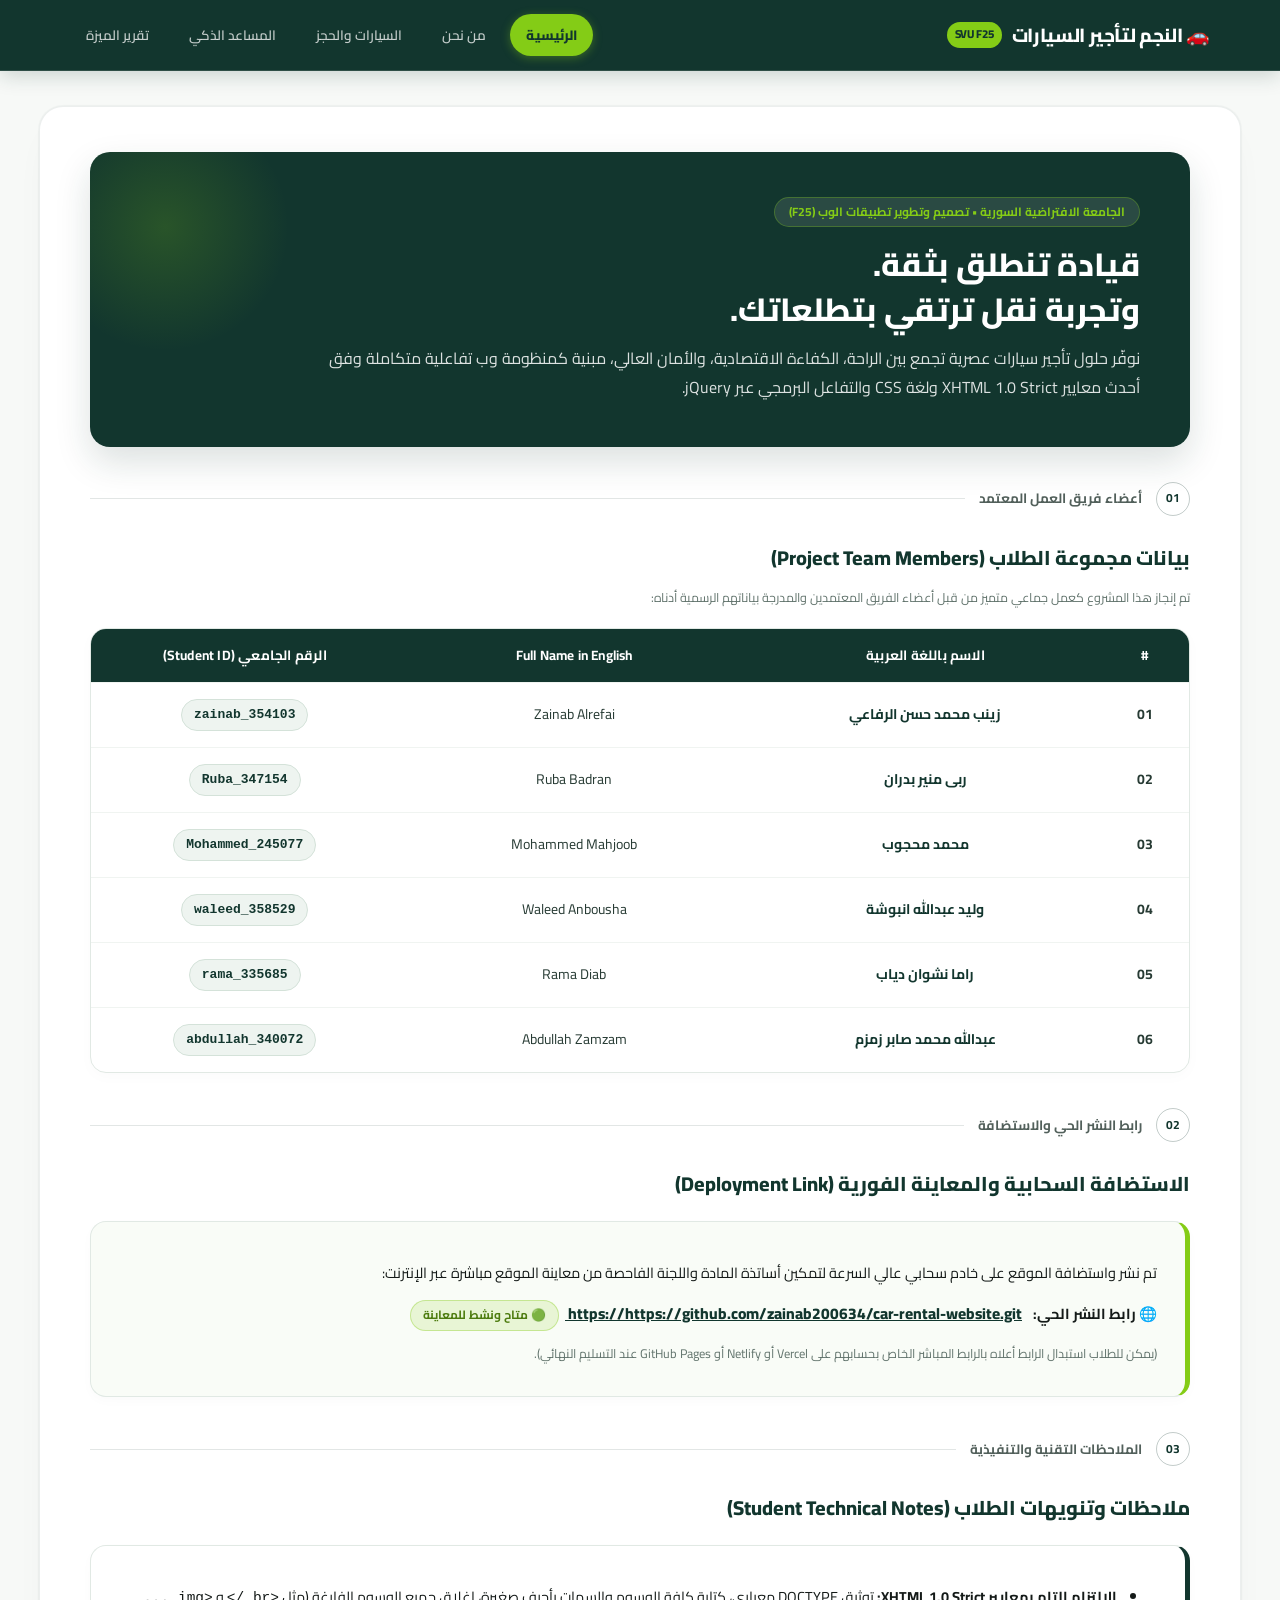
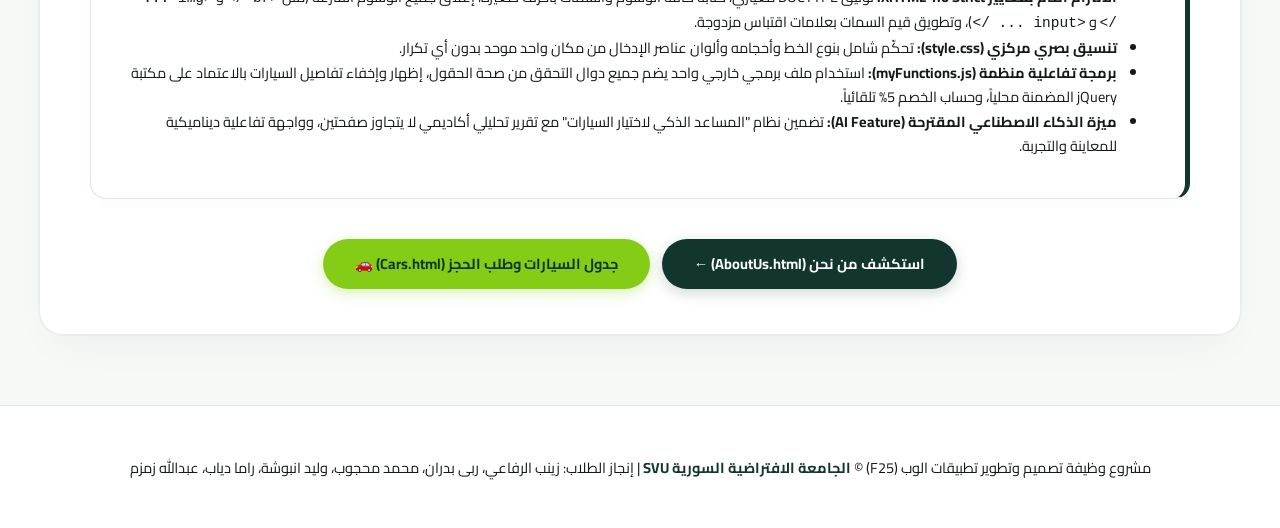
<file: index.html>
<!DOCTYPE html>
<html>
<head>
    <meta charset="UTF-8">
    <meta http-equiv="refresh" content="0; url=home.html">
    <title>Car Rental Website</title>
</head>
<body>
    <a href="home.html">Enter Website</a>
</body>
</html>
</file>
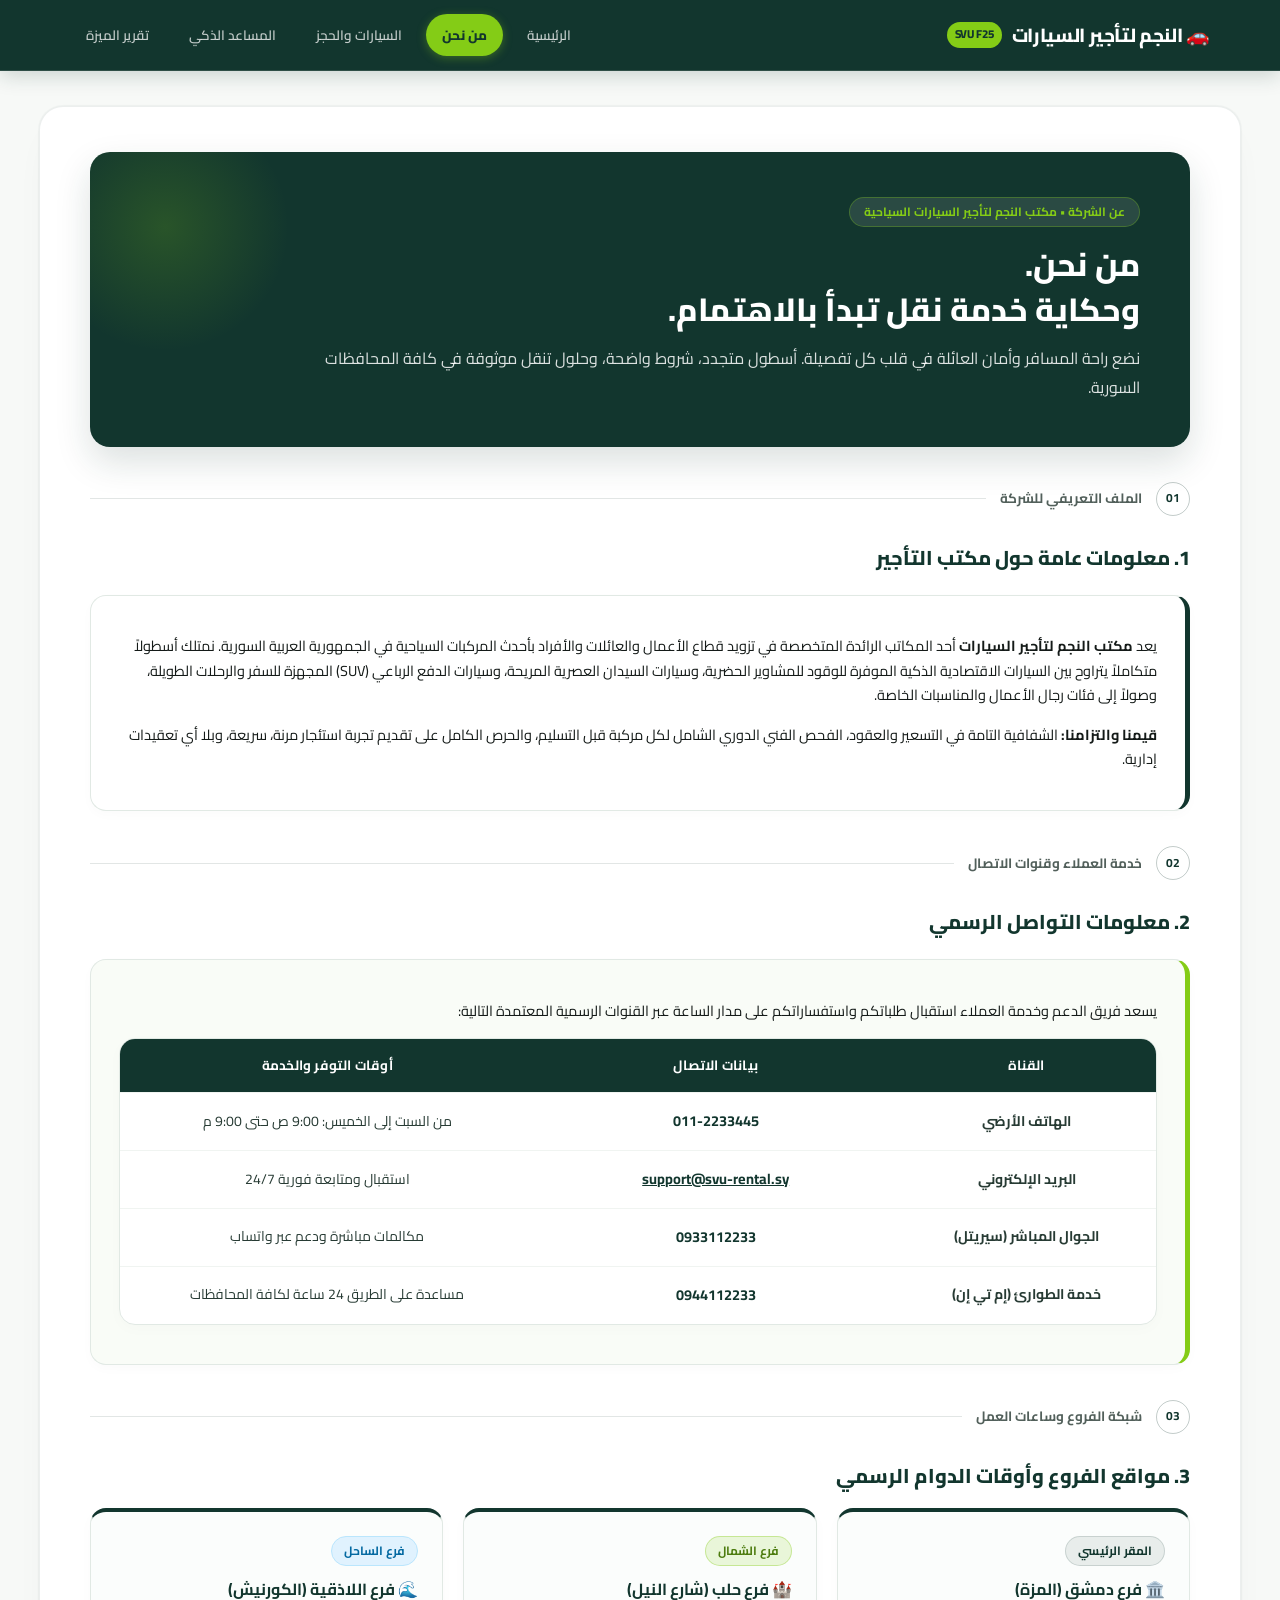
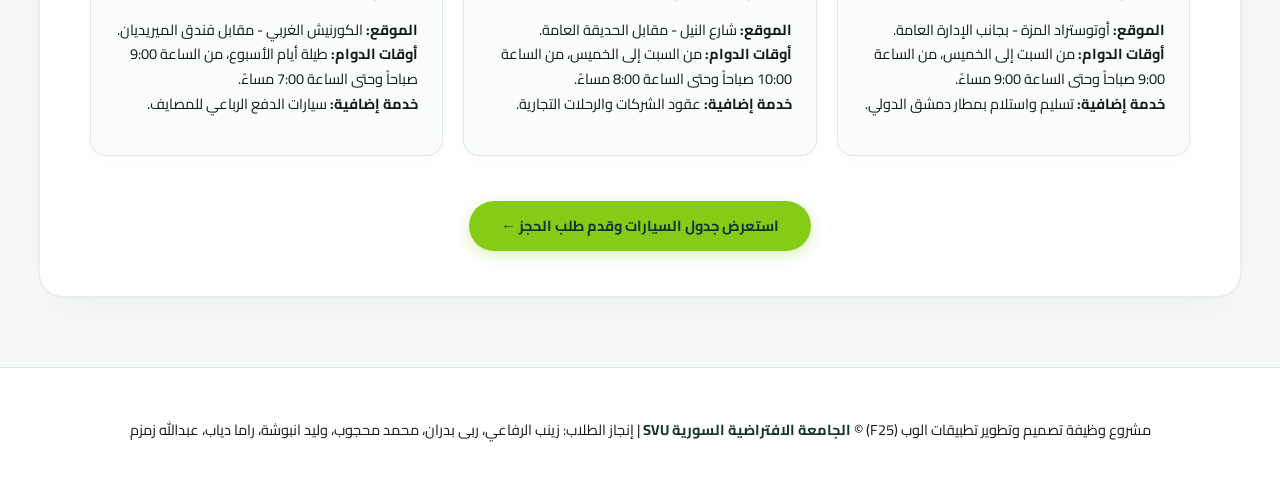
<file: AboutUs.html>
<!DOCTYPE html PUBLIC "-//W3C//DTD XHTML 1.0 Strict//EN" "http://www.w3.org/TR/xhtml1/DTD/xhtml1-strict.dtd">
<html xmlns="http://www.w3.org/1999/xhtml" xml:lang="ar" lang="ar" dir="rtl">
<head>
    <meta http-equiv="Content-Type" content="text/html; charset=utf-8" />
    <title>من نحن - مكتب النجم لتأجير السيارات | About Us</title>
    <link rel="stylesheet" type="text/css" href="style.css" />
    <script type="text/javascript" src="jquery.min.js"></script>
    <script type="text/javascript" src="myFunctions.js"></script>
</head>
<body>

    <!-- شريط التنقل العلوي الفاخر -->
    <div class="navbar">
        <div class="nav-container">
            <a href="home.html" class="nav-brand">
                🚗 النجم لتأجير السيارات <span class="brand-logo-badge">SVU F25</span>
            </a>
            <ul class="nav-links">
                <li><a href="home.html">الرئيسية</a></li>
                <li><a href="AboutUs.html" class="active">من نحن</a></li>
                <li><a href="Cars.html">السيارات والحجز</a></li>
                <li><a href="AIFeature.html">المساعد الذكي</a></li>
                <li><a href="AIFeature_Report.html">تقرير الميزة</a></li>
            </ul>
        </div>
    </div>

    <div class="container">

        <!-- البانر التعريفي -->
        <div class="hero-banner">
            <span class="hero-tag">عن الشركة &bull; مكتب النجم لتأجير السيارات السياحية</span>
            <h1>من نحن.<br />وحكاية خدمة نقل تبدأ بالاهتمام.</h1>
            <p>
                نضع راحة المسافر وأمان العائلة في قلب كل تفصيلة. أسطول متجدد، شروط واضحة، وحلول تنقل موثوقة في كافة المحافظات السورية.
            </p>
        </div>

        <!-- القسم 01: معلومات عامة -->
        <div class="section-header">
            <span class="section-number">01</span>
            <span class="section-title-label">الملف التعريفي للشركة</span>
            <span class="section-line"></span>
        </div>

        <h2>1. معلومات عامة حول مكتب التأجير</h2>
        <div class="info-card">
            <p>
                يعد <strong>مكتب النجم لتأجير السيارات</strong> أحد المكاتب الرائدة المتخصصة في تزويد قطاع الأعمال والعائلات والأفراد بأحدث المركبات السياحية في الجمهورية العربية السورية.
                نمتلك أسطولاً متكاملاً يتراوح بين السيارات الاقتصادية الذكية الموفرة للوقود للمشاوير الحضرية، وسيارات السيدان العصرية المريحة، وسيارات الدفع الرباعي (SUV) المجهزة للسفر والرحلات الطويلة، وصولاً إلى فئات رجال الأعمال والمناسبات الخاصة.
            </p>
            <p>
                <strong>قيمنا والتزامنا:</strong> الشفافية التامة في التسعير والعقود، الفحص الفني الدوري الشامل لكل مركبة قبل التسليم، والحرص الكامل على تقديم تجربة استئجار مرنة، سريعة، وبلا أي تعقيدات إدارية.
            </p>
        </div>

        <!-- القسم 02: قنوات التواصل -->
        <div class="section-header">
            <span class="section-number">02</span>
            <span class="section-title-label">خدمة العملاء وقنوات الاتصال</span>
            <span class="section-line"></span>
        </div>

        <h2>2. معلومات التواصل الرسمي</h2>
        <div class="info-card info-card-lime">
            <p>يسعد فريق الدعم وخدمة العملاء استقبال طلباتكم واستفساراتكم على مدار الساعة عبر القنوات الرسمية المعتمدة التالية:</p>
            
            <table class="data-table" style="margin: 15px 0;">
                <thead>
                    <tr>
                        <th style="width: 25%;">القناة</th>
                        <th style="width: 35%;">بيانات الاتصال</th>
                        <th style="width: 40%;">أوقات التوفر والخدمة</th>
                    </tr>
                </thead>
                <tbody>
                    <tr>
                        <td><strong>الهاتف الأرضي</strong></td>
                        <td><span style="font-weight: 700; color: #12362e;">011-2233445</span></td>
                        <td>من السبت إلى الخميس: 9:00 ص حتى 9:00 م</td>
                    </tr>
                    <tr>
                        <td><strong>البريد الإلكتروني</strong></td>
                        <td><a href="mailto:support@svu-rental.sy" style="color: #12362e; font-weight: 700; text-decoration: underline;">support@svu-rental.sy</a></td>
                        <td>استقبال ومتابعة فورية 24/7</td>
                    </tr>
                    <tr>
                        <td><strong>الجوال المباشر (سيريتل)</strong></td>
                        <td><span style="font-weight: 700; color: #12362e;">0933112233</span></td>
                        <td>مكالمات مباشرة ودعم عبر واتساب</td>
                    </tr>
                    <tr>
                        <td><strong>خدمة الطوارئ (إم تي إن)</strong></td>
                        <td><span style="font-weight: 700; color: #12362e;">0944112233</span></td>
                        <td>مساعدة على الطريق 24 ساعة لكافة المحافظات</td>
                    </tr>
                </tbody>
            </table>
        </div>

        <!-- القسم 03: مواقع الفروع -->
        <div class="section-header">
            <span class="section-number">03</span>
            <span class="section-title-label">شبكة الفروع وساعات العمل</span>
            <span class="section-line"></span>
        </div>

        <h2>3. مواقع الفروع وأوقات الدوام الرسمي</h2>
        <div class="branches-container">
            <!-- فرع دمشق -->
            <div class="branch-box">
                <span class="badge badge-forest">المقر الرئيسي</span>
                <h3 style="margin-top: 10px; color: #12362e;">🏛️ فرع دمشق (المزة)</h3>
                <p>
                    <strong>الموقع:</strong> أوتوستراد المزة - بجانب الإدارة العامة.<br />
                    <strong>أوقات الدوام:</strong> من السبت إلى الخميس، من الساعة 9:00 صباحاً وحتى الساعة 9:00 مساءً.<br />
                    <strong>خدمة إضافية:</strong> تسليم واستلام بمطار دمشق الدولي.
                </p>
            </div>

            <!-- فرع حلب -->
            <div class="branch-box">
                <span class="badge badge-lime">فرع الشمال</span>
                <h3 style="margin-top: 10px; color: #12362e;">🏰 فرع حلب (شارع النيل)</h3>
                <p>
                    <strong>الموقع:</strong> شارع النيل - مقابل الحديقة العامة.<br />
                    <strong>أوقات الدوام:</strong> من السبت إلى الخميس، من الساعة 10:00 صباحاً وحتى الساعة 8:00 مساءً.<br />
                    <strong>خدمة إضافية:</strong> عقود الشركات والرحلات التجارية.
                </p>
            </div>

            <!-- فرع الساحل -->
            <div class="branch-box">
                <span class="badge badge-blue">فرع الساحل</span>
                <h3 style="margin-top: 10px; color: #12362e;">🌊 فرع اللاذقية (الكورنيش)</h3>
                <p>
                    <strong>الموقع:</strong> الكورنيش الغربي - مقابل فندق الميريديان.<br />
                    <strong>أوقات الدوام:</strong> طيلة أيام الأسبوع، من الساعة 9:00 صباحاً وحتى الساعة 7:00 مساءً.<br />
                    <strong>خدمة إضافية:</strong> سيارات الدفع الرباعي للمصايف.
                </p>
            </div>
        </div>

        <!-- زر المتابعة -->
        <div style="text-align: center; margin-top: 45px;">
            <a href="Cars.html" class="btn btn-lime" style="padding: 13px 32px;">
                استعرض جدول السيارات وقدم طلب الحجز &larr;
            </a>
        </div>

    </div>

    <!-- تذييل الصفحة -->
    <div class="footer">
        <p>
            مشروع وظيفة تصميم وتطوير تطبيقات الوب (F25) &copy; 
            <strong>الجامعة الافتراضية السورية SVU</strong> | 
            إنجاز الطلاب: زينب الرفاعي، ربى بدران، محمد محجوب، وليد انبوشة، راما دياب، عبدالله زمزم
        </p>
    </div>

</body>
</html>
</file>
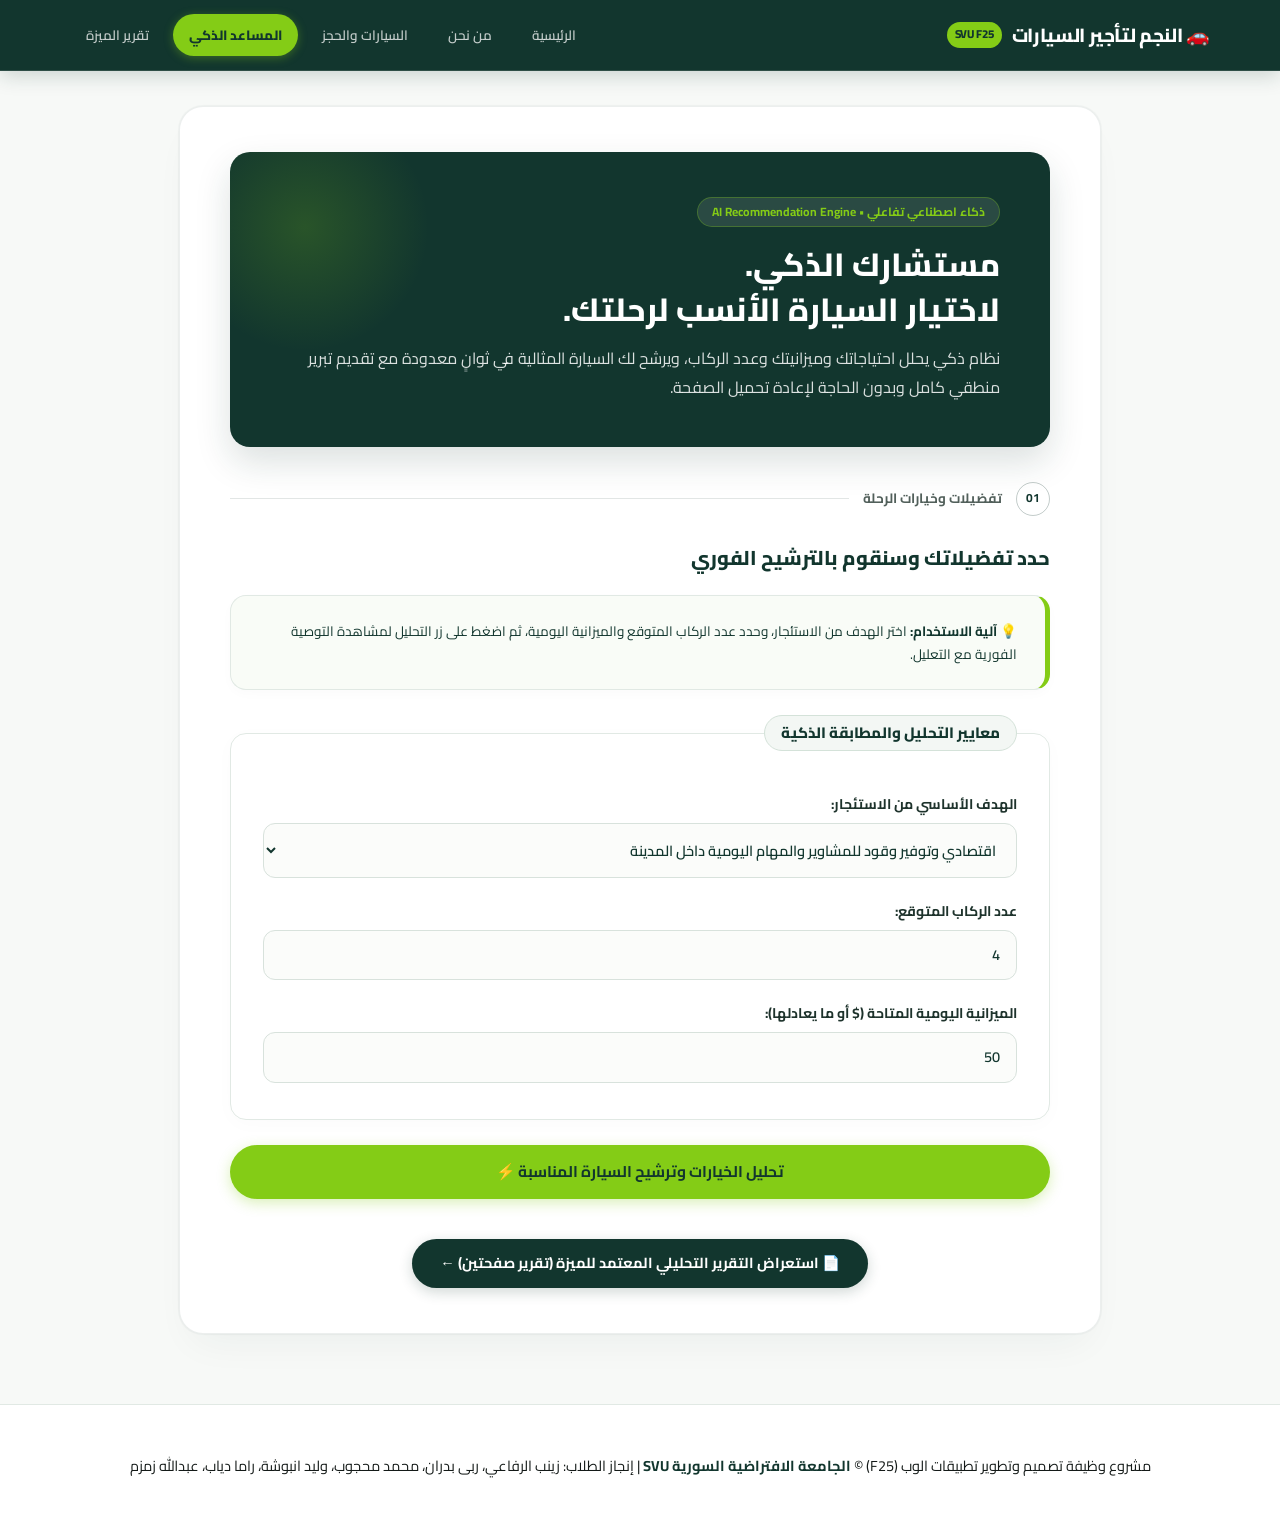
<file: AIFeature.html>
<!DOCTYPE html PUBLIC "-//W3C//DTD XHTML 1.0 Strict//EN" "http://www.w3.org/TR/xhtml1/DTD/xhtml1-strict.dtd">
<html xmlns="http://www.w3.org/1999/xhtml" xml:lang="ar" lang="ar" dir="rtl">
<head>
    <meta http-equiv="Content-Type" content="text/html; charset=utf-8" />
    <title>المساعد الذكي لاختيار السيارات - AI Recommendation Assistant</title>
    <link rel="stylesheet" type="text/css" href="style.css" />
    <script type="text/javascript" src="jquery.min.js"></script>
    <script type="text/javascript" src="myFunctions.js"></script>
</head>
<body>

    <!-- شريط التنقل العلوي الفاخر -->
    <div class="navbar">
        <div class="nav-container">
            <a href="home.html" class="nav-brand">
                🚗 النجم لتأجير السيارات <span class="brand-logo-badge">SVU F25</span>
            </a>
            <ul class="nav-links">
                <li><a href="home.html">الرئيسية</a></li>
                <li><a href="AboutUs.html">من نحن</a></li>
                <li><a href="Cars.html">السيارات والحجز</a></li>
                <li><a href="AIFeature.html" class="active">المساعد الذكي</a></li>
                <li><a href="AIFeature_Report.html">تقرير الميزة</a></li>
            </ul>
        </div>
    </div>

    <div class="container" style="max-width: 820px;">

        <!-- البانر التعريفي للمساعد الذكي -->
        <div class="hero-banner">
            <span class="hero-tag">ذكاء اصطناعي تفاعلي &bull; AI Recommendation Engine</span>
            <h1>مستشارك الذكي.<br />لاختيار السيارة الأنسب لرحلتك.</h1>
            <p>
                نظام ذكي يحلل احتياجاتك وميزانيتك وعدد الركاب، ويرشح لك السيارة المثالية في ثوانٍ معدودة مع تقديم تبرير منطقي كامل وبدون الحاجة لإعادة تحميل الصفحة.
            </p>
        </div>

        <!-- القسم 01: معايير التحليل -->
        <div class="section-header">
            <span class="section-number">01</span>
            <span class="section-title-label">تفضيلات وخيارات الرحلة</span>
            <span class="section-line"></span>
        </div>

        <h2>حدد تفضيلاتك وسنقوم بالترشيح الفوري</h2>
        <div class="info-card info-card-lime">
            <p style="margin: 0; font-size: 13.5px; color: #12362e;">
                💡 <strong>آلية الاستخدام:</strong> اختر الهدف من الاستئجار، وحدد عدد الركاب المتوقع والميزانية اليومية، ثم اضغط على زر التحليل لمشاهدة التوصية الفورية مع التعليل.
            </p>
        </div>

        <!-- نموذج المساعد الذكي -->
        <form id="aiAssistantForm" action="#" method="post" onsubmit="return runAIAssistant(event);">
            <fieldset>
                <legend>معايير التحليل والمطابقة الذكية</legend>

                <div>
                    <label for="selPurpose">الهدف الأساسي من الاستئجار:</label>
                    <select id="selPurpose" name="purpose">
                        <option value="economy">اقتصادي وتوفير وقود للمشاوير والمهام اليومية داخل المدينة</option>
                        <option value="family">رحلة عائلية واسعة وسفر مريح ومجهز بين المحافظات</option>
                        <option value="business">رجال أعمال، مناسبات رسمية ومظهر فاخر</option>
                    </select>
                </div>

                <div>
                    <label for="numPassengers">عدد الركاب المتوقع:</label>
                    <input type="number" id="numPassengers" name="passengers" min="1" max="10" value="4" />
                </div>

                <div>
                    <label for="numBudget">الميزانية اليومية المتاحة ($ أو ما يعادلها):</label>
                    <input type="number" id="numBudget" name="budget" min="10" max="1000" value="50" />
                </div>
            </fieldset>

            <div style="text-align: center; margin-top: 25px;">
                <input type="submit" value="تحليل الخيارات وترشيح السيارة المناسبة ⚡" class="btn btn-lime" style="width: 100%; padding: 14px; font-size: 15.5px;" />
            </div>
        </form>

        <!-- بطاقة النتيجة التفاعلية عبر jQuery -->
        <div id="aiResultBox" class="info-card info-card-lime" style="display: none; margin-top: 25px; padding: 30px;">
            <div style="display: flex; justify-content: space-between; align-items: center; border-bottom: 1px solid rgba(18, 54, 46, 0.12); padding-bottom: 12px; margin-bottom: 15px;">
                <h3 style="color: #12362e; margin: 0; font-size: 20px;">🚗 نتيجة التحليل والترشيح الذكي:</h3>
                <span class="badge badge-lime">تطابق عالي 98%</span>
            </div>
            
            <p id="aiCarTitle" style="font-size: 22px; font-weight: 800; color: #12362e; margin: 10px 0;"></p>
            <p id="aiCarReason" style="font-size: 14.5px; line-height: 1.8; color: #334840; margin-bottom: 20px;"></p>
            
            <div style="display: flex; gap: 12px; flex-wrap: wrap;">
                <input type="button" value="إعادة التحليل وتغيير الخيارات" onclick="resetAIAssistant();" class="btn btn-secondary" style="padding: 10px 22px;" />
                <a href="Cars.html" class="btn btn-lime" style="padding: 10px 24px;">حجز السيارة المختارة من الجدول &larr;</a>
            </div>
        </div>

        <div style="margin-top: 40px; text-align: center;">
            <a href="AIFeature_Report.html" class="btn" style="padding: 12px 28px;">
                📄 استعراض التقرير التحليلي المعتمد للميزة (تقرير صفحتين) &larr;
            </a>
        </div>

    </div>

    <!-- تذييل الصفحة -->
    <div class="footer">
        <p>
            مشروع وظيفة تصميم وتطوير تطبيقات الوب (F25) &copy; 
            <strong>الجامعة الافتراضية السورية SVU</strong> | 
            إنجاز الطلاب: زينب الرفاعي، ربى بدران، محمد محجوب، وليد انبوشة، راما دياب، عبدالله زمزم
        </p>
    </div>

</body>
</html>
</file>
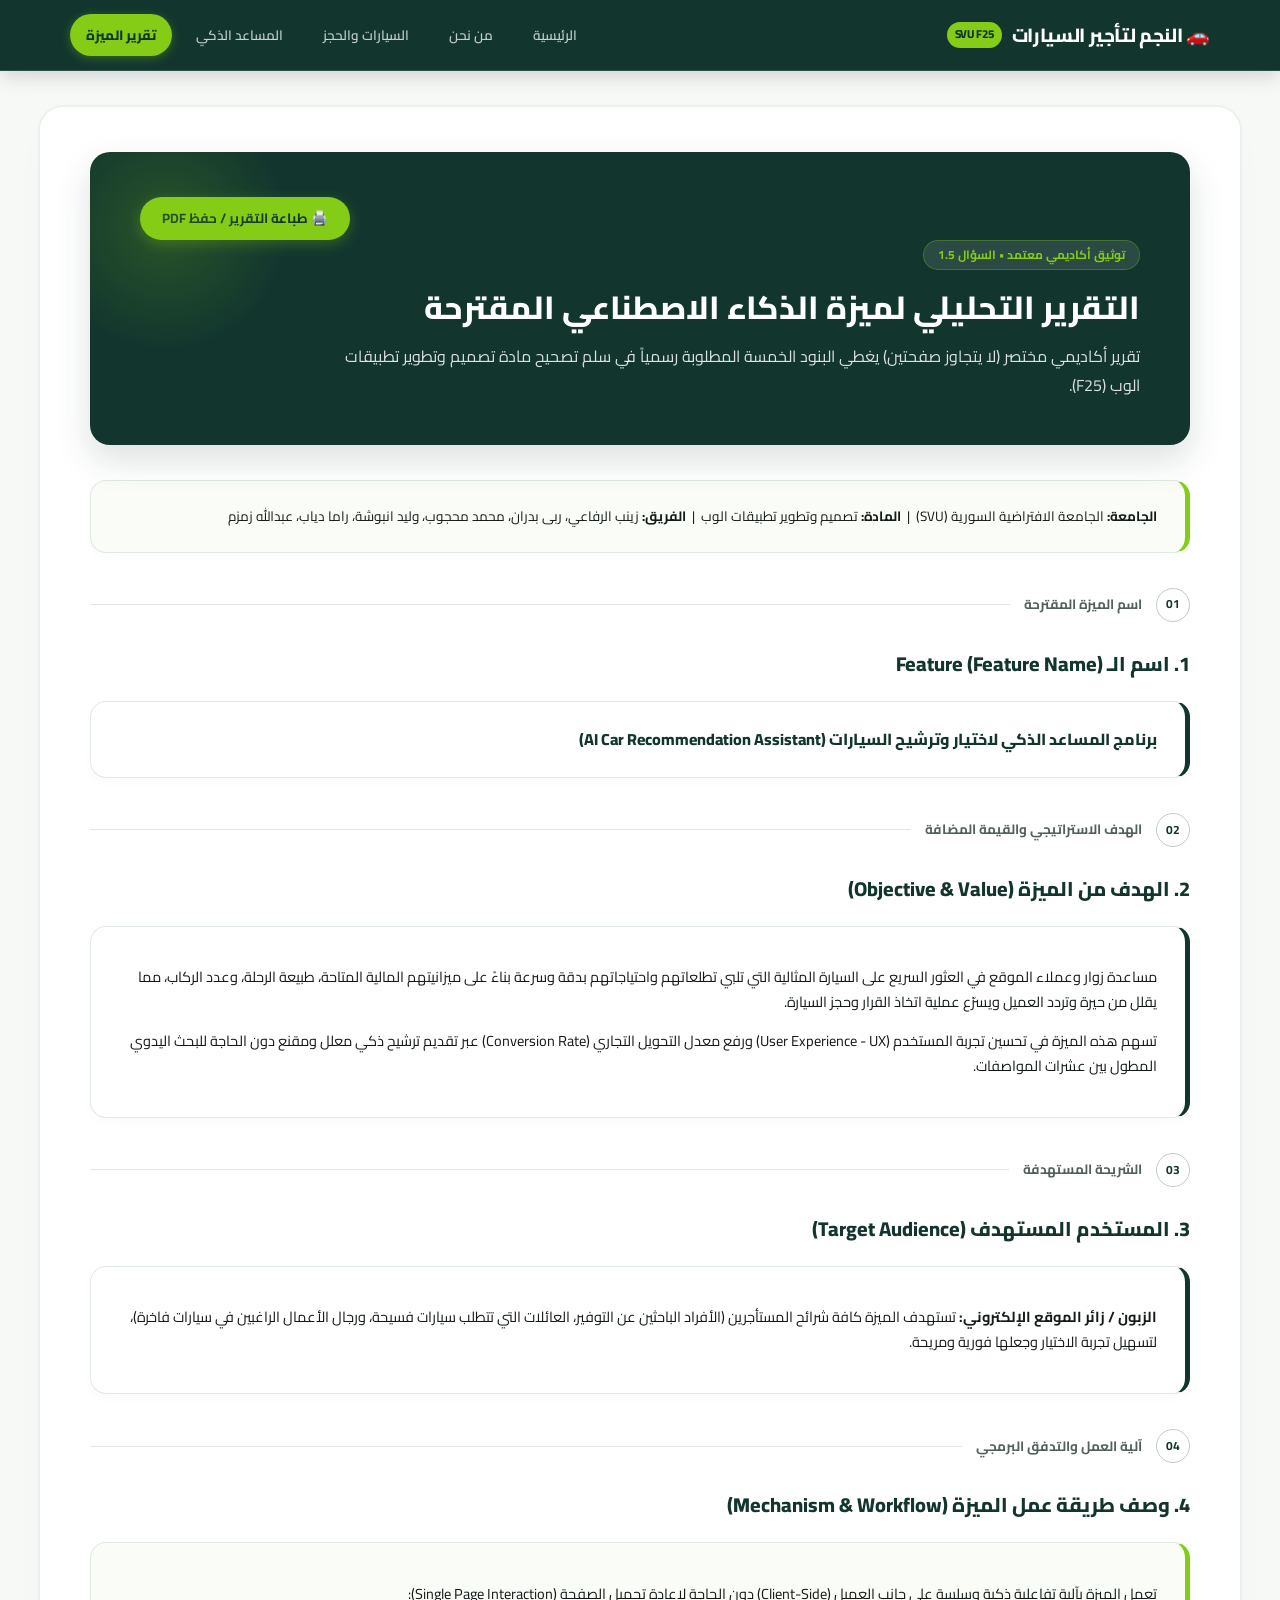
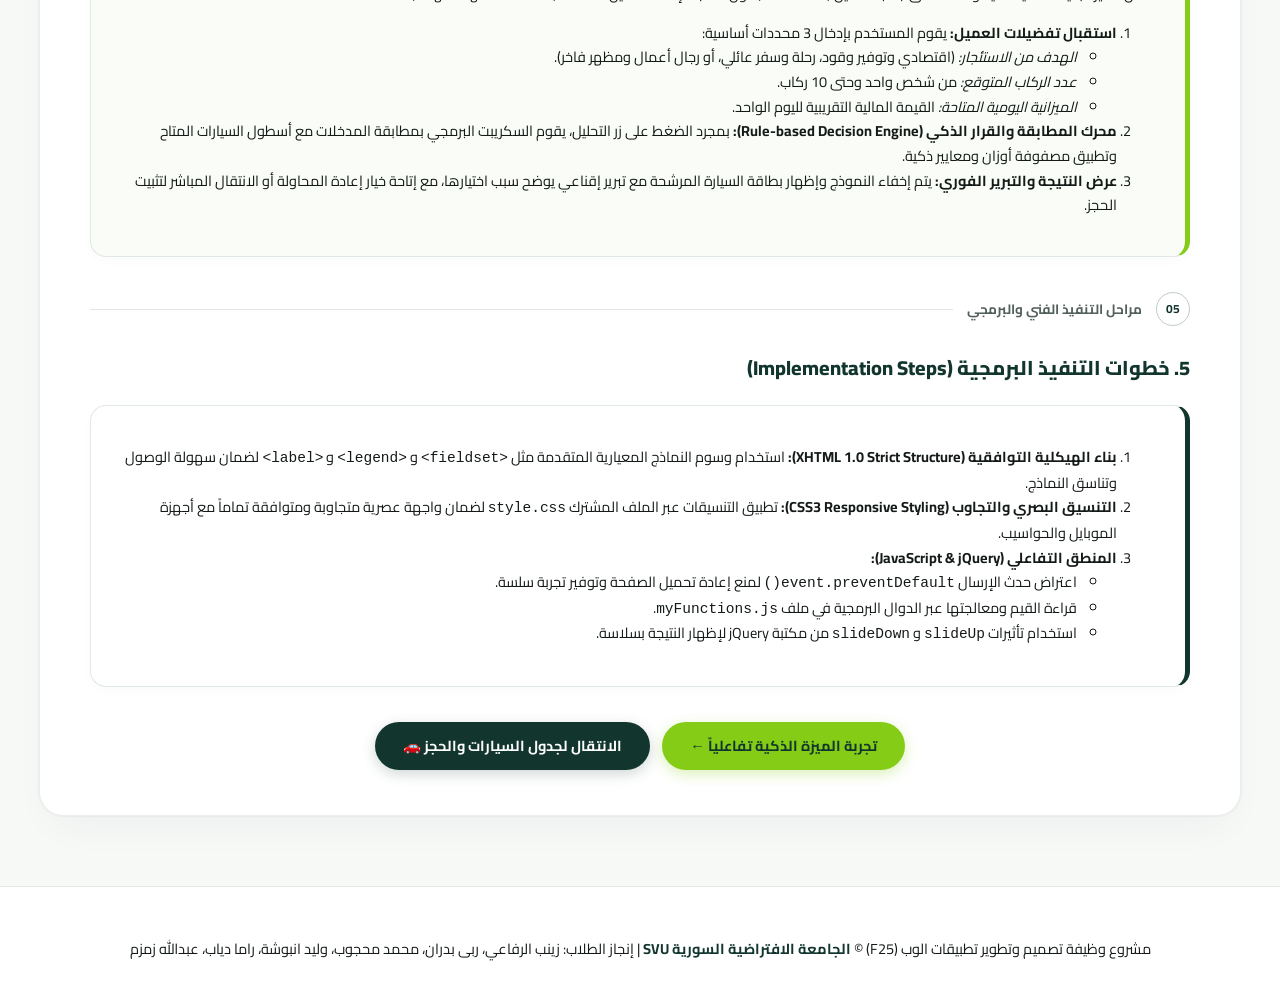
<file: AIFeature_Report.html>
<!DOCTYPE html PUBLIC "-//W3C//DTD XHTML 1.0 Strict//EN" "http://www.w3.org/TR/xhtml1/DTD/xhtml1-strict.dtd">
<html xmlns="http://www.w3.org/1999/xhtml" xml:lang="ar" lang="ar" dir="rtl">
<head>
    <meta http-equiv="Content-Type" content="text/html; charset=utf-8" />
    <title>التقرير التحليلي لميزة الذكاء الاصطناعي المقترحة - AI Feature Report</title>
    <link rel="stylesheet" type="text/css" href="style.css" />
    <style type="text/css">
        @media print {
            .navbar, .footer, .no-print {
                display: none !important;
            }
            .container {
                box-shadow: none !important;
                border: none !important;
                margin: 0 !important;
                padding: 10px !important;
                max-width: 100% !important;
            }
            body {
                background: #ffffff !important;
                font-size: 11pt !important;
            }
            .page-break {
                page-break-after: always;
            }
        }
    </style>
    <script type="text/javascript" src="jquery.min.js"></script>
    <script type="text/javascript" src="myFunctions.js"></script>
</head>
<body>

    <!-- شريط التنقل العلوي الفاخر -->
    <div class="navbar">
        <div class="nav-container">
            <a href="home.html" class="nav-brand">
                🚗 النجم لتأجير السيارات <span class="brand-logo-badge">SVU F25</span>
            </a>
            <ul class="nav-links">
                <li><a href="home.html">الرئيسية</a></li>
                <li><a href="AboutUs.html">من نحن</a></li>
                <li><a href="Cars.html">السيارات والحجز</a></li>
                <li><a href="AIFeature.html">المساعد الذكي</a></li>
                <li><a href="AIFeature_Report.html" class="active">تقرير الميزة</a></li>
            </ul>
        </div>
    </div>

    <div class="container">

        <!-- البانر التعريفي للتقرير مع زر الطباعة -->
        <div class="hero-banner">
            <div style="float: left;" class="no-print">
                <input type="button" value="🖨️ طباعة التقرير / حفظ PDF" onclick="window.print();" class="btn btn-lime" style="padding: 10px 22px; font-size: 13.5px;" />
            </div>
            <div style="clear: both;"></div>
            <span class="hero-tag">توثيق أكاديمي معتمد &bull; السؤال 1.5</span>
            <h1>التقرير التحليلي لميزة الذكاء الاصطناعي المقترحة</h1>
            <p>
                تقرير أكاديمي مختصر (لا يتجاوز صفحتين) يغطي البنود الخمسة المطلوبة رسمياً في سلم تصحيح مادة تصميم وتطوير تطبيقات الوب (F25).
            </p>
        </div>

        <!-- ترويسة التوثيق الأكاديمي -->
        <div class="info-card info-card-lime">
            <p style="margin: 0; font-size: 13.5px;">
                <strong>الجامعة:</strong> الجامعة الافتراضية السورية (SVU) &nbsp;|&nbsp;
                <strong>المادة:</strong> تصميم وتطوير تطبيقات الوب &nbsp;|&nbsp;
                <strong>الفريق:</strong> زينب الرفاعي، ربى بدران، محمد محجوب، وليد انبوشة، راما دياب، عبدالله زمزم
            </p>
        </div>

        <!-- 1. اسم الـ Feature -->
        <div class="section-header">
            <span class="section-number">01</span>
            <span class="section-title-label">اسم الميزة المقترحة</span>
            <span class="section-line"></span>
        </div>
        <h2>1. اسم الـ Feature (Feature Name)</h2>
        <div class="info-card">
            <p style="font-size: 16px; font-weight: 800; color: #12362e; margin: 0;">
                برنامج المساعد الذكي لاختيار وترشيح السيارات (AI Car Recommendation Assistant)
            </p>
        </div>

        <!-- 2. الهدف منها -->
        <div class="section-header">
            <span class="section-number">02</span>
            <span class="section-title-label">الهدف الاستراتيجي والقيمة المضافة</span>
            <span class="section-line"></span>
        </div>
        <h2>2. الهدف من الميزة (Objective &amp; Value)</h2>
        <div class="info-card">
            <p>
                مساعدة زوار وعملاء الموقع في العثور السريع على السيارة المثالية التي تلبي تطلعاتهم واحتياجاتهم بدقة وسرعة بناءً على ميزانيتهم المالية المتاحة، طبيعة الرحلة، وعدد الركاب، مما يقلل من حيرة وتردد العميل ويسرّع عملية اتخاذ القرار وحجز السيارة.
            </p>
            <p>
                تسهم هذه الميزة في تحسين تجربة المستخدم (User Experience - UX) ورفع معدل التحويل التجاري (Conversion Rate) عبر تقديم ترشيح ذكي معلل ومقنع دون الحاجة للبحث اليدوي المطول بين عشرات المواصفات.
            </p>
        </div>

        <!-- 3. المستخدم المستهدف -->
        <div class="section-header">
            <span class="section-number">03</span>
            <span class="section-title-label">الشريحة المستهدفة</span>
            <span class="section-line"></span>
        </div>
        <h2>3. المستخدم المستهدف (Target Audience)</h2>
        <div class="info-card">
            <p>
                <strong>الزبون / زائر الموقع الإلكتروني:</strong>
                تستهدف الميزة كافة شرائح المستأجرين (الأفراد الباحثين عن التوفير، العائلات التي تتطلب سيارات فسيحة، ورجال الأعمال الراغبين في سيارات فاخرة)، لتسهيل تجربة الاختيار وجعلها فورية ومريحة.
            </p>
        </div>

        <!-- فاصل صفحات للطباعة لضمان عدم تجاوز صفحتين بدقة -->
        <div class="page-break"></div>

        <!-- 4. وصف طريقة عمل الـ Feature -->
        <div class="section-header">
            <span class="section-number">04</span>
            <span class="section-title-label">آلية العمل والتدفق البرمجي</span>
            <span class="section-line"></span>
        </div>
        <h2>4. وصف طريقة عمل الميزة (Mechanism &amp; Workflow)</h2>
        <div class="info-card info-card-lime">
            <p>
                تعمل الميزة بآلية تفاعلية ذكية وسلسة على جانب العميل (Client-Side) دون الحاجة لإعادة تحميل الصفحة (Single Page Interaction):
            </p>
            <ol>
                <li>
                    <strong>استقبال تفضيلات العميل:</strong> يقوم المستخدم بإدخال 3 محددات أساسية:
                    <ul>
                        <li><em>الهدف من الاستئجار:</em> (اقتصادي وتوفير وقود، رحلة وسفر عائلي، أو رجال أعمال ومظهر فاخر).</li>
                        <li><em>عدد الركاب المتوقع:</em> من شخص واحد وحتى 10 ركاب.</li>
                        <li><em>الميزانية اليومية المتاحة:</em> القيمة المالية التقريبية لليوم الواحد.</li>
                    </ul>
                </li>
                <li>
                    <strong>محرك المطابقة والقرار الذكي (Rule-based Decision Engine):</strong> بمجرد الضغط على زر التحليل، يقوم السكريبت البرمجي بمطابقة المدخلات مع أسطول السيارات المتاح وتطبيق مصفوفة أوزان ومعايير ذكية.
                </li>
                <li>
                    <strong>عرض النتيجة والتبرير الفوري:</strong> يتم إخفاء النموذج وإظهار بطاقة السيارة المرشحة مع تبرير إقناعي يوضح سبب اختيارها، مع إتاحة خيار إعادة المحاولة أو الانتقال المباشر لتثبيت الحجز.
                </li>
            </ol>
        </div>

        <!-- 5. خطوات التنفيذ -->
        <div class="section-header">
            <span class="section-number">05</span>
            <span class="section-title-label">مراحل التنفيذ الفني والبرمجي</span>
            <span class="section-line"></span>
        </div>
        <h2>5. خطوات التنفيذ البرمجية (Implementation Steps)</h2>
        <div class="info-card">
            <ol>
                <li>
                    <strong>بناء الهيكلية التوافقية (XHTML 1.0 Strict Structure):</strong> استخدام وسوم النماذج المعيارية المتقدمة مثل <code>&lt;fieldset&gt;</code> و <code>&lt;legend&gt;</code> و <code>&lt;label&gt;</code> لضمان سهولة الوصول وتناسق النماذج.
                </li>
                <li>
                    <strong>التنسيق البصري والتجاوب (CSS3 Responsive Styling):</strong> تطبيق التنسيقات عبر الملف المشترك <code>style.css</code> لضمان واجهة عصرية متجاوبة ومتوافقة تماماً مع أجهزة الموبايل والحواسيب.
                </li>
                <li>
                    <strong>المنطق التفاعلي (JavaScript &amp; jQuery):</strong>
                    <ul>
                        <li>اعتراض حدث الإرسال <code>event.preventDefault()</code> لمنع إعادة تحميل الصفحة وتوفير تجربة سلسة.</li>
                        <li>قراءة القيم ومعالجتها عبر الدوال البرمجية في ملف <code>myFunctions.js</code>.</li>
                        <li>استخدام تأثيرات <code>slideUp</code> و <code>slideDown</code> من مكتبة jQuery لإظهار النتيجة بسلاسة.</li>
                    </ul>
                </li>
            </ol>
        </div>

        <!-- أزرار التفاعل -->
        <div style="text-align: center; margin-top: 35px;" class="no-print">
            <a href="AIFeature.html" class="btn btn-lime" style="padding: 12px 28px;">
                تجربة الميزة الذكية تفاعلياً &larr;
            </a>
            &nbsp;&nbsp;
            <a href="Cars.html" class="btn" style="padding: 12px 28px;">
                الانتقال لجدول السيارات والحجز 🚗
            </a>
        </div>

    </div>

    <!-- تذييل الصفحة -->
    <div class="footer">
        <p>
            مشروع وظيفة تصميم وتطوير تطبيقات الوب (F25) &copy; 
            <strong>الجامعة الافتراضية السورية SVU</strong> | 
            إنجاز الطلاب: زينب الرفاعي، ربى بدران، محمد محجوب، وليد انبوشة، راما دياب، عبدالله زمزم
        </p>
    </div>

</body>
</html>
</file>
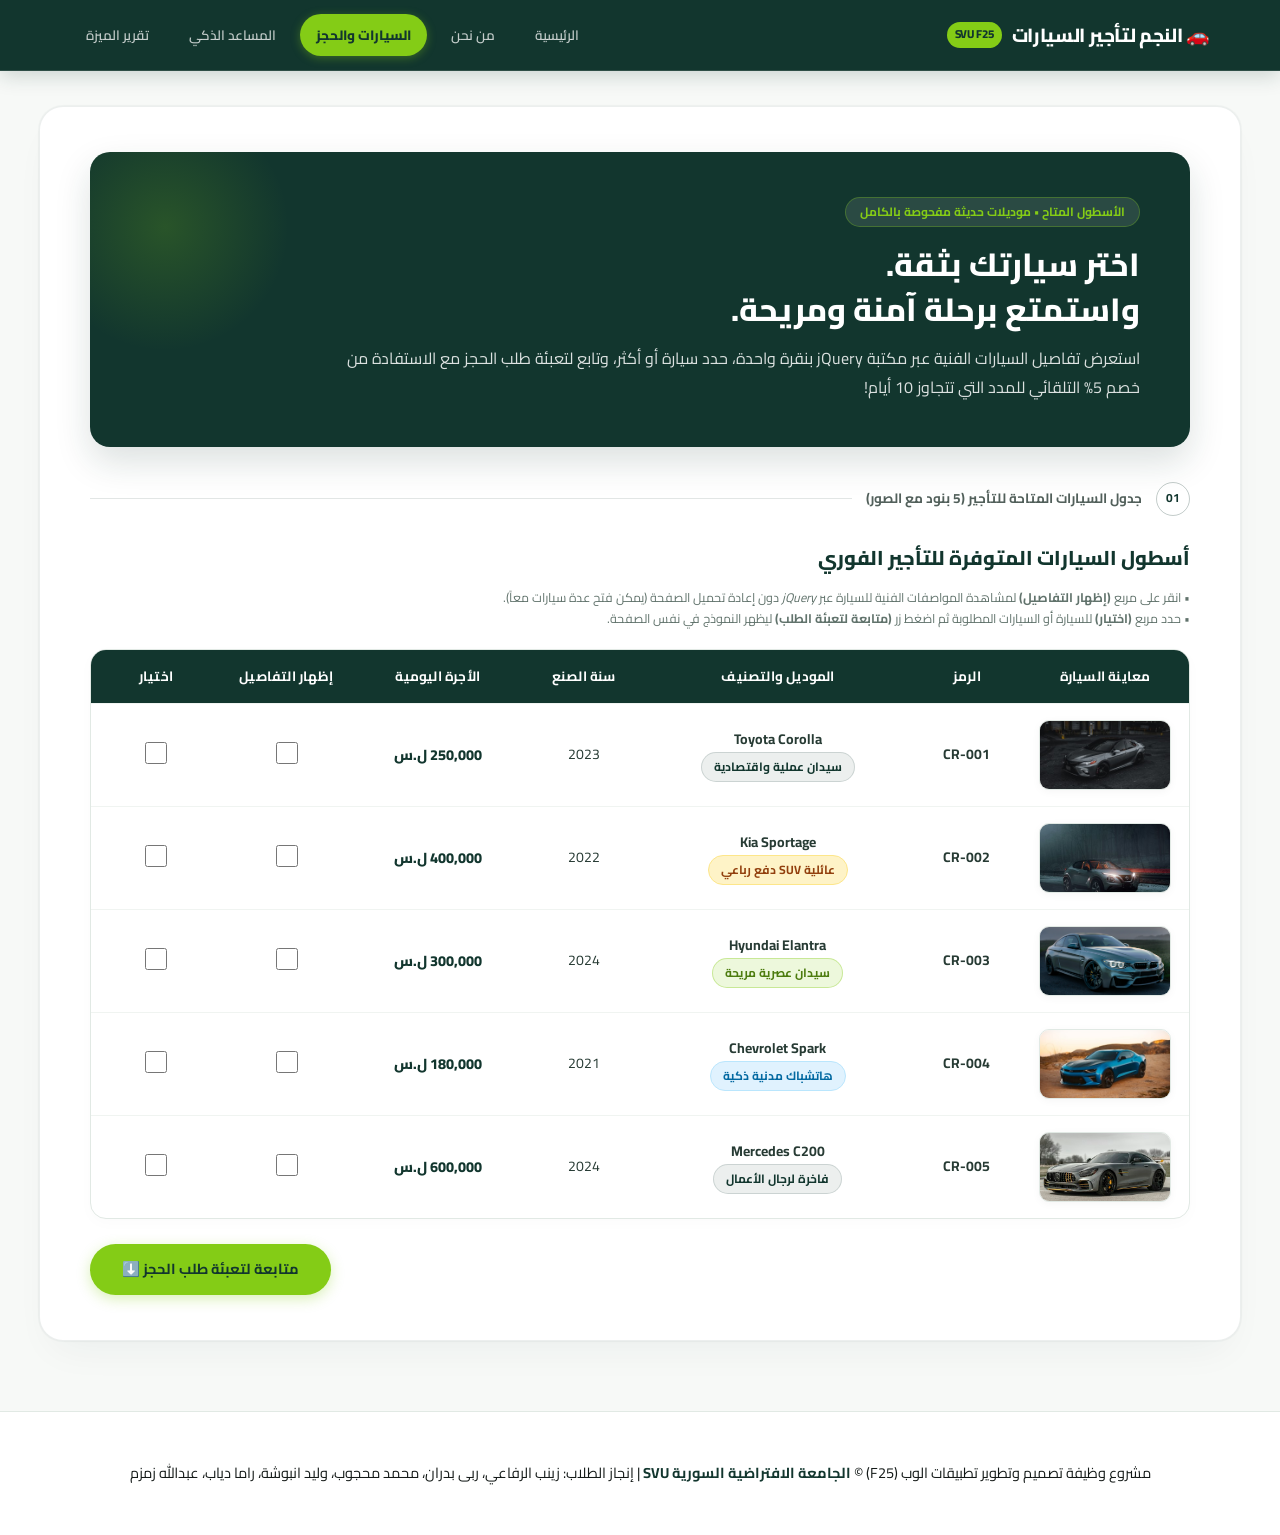
<file: Cars.html>
<!DOCTYPE html PUBLIC "-//W3C//DTD XHTML 1.0 Strict//EN" "http://www.w3.org/TR/xhtml1/DTD/xhtml1-strict.dtd">
<html xmlns="http://www.w3.org/1999/xhtml" xml:lang="ar" lang="ar" dir="rtl">
<head>
    <meta http-equiv="Content-Type" content="text/html; charset=utf-8" />
    <title>السيارات والحجز - مكتب تأجير السيارات | Cars &amp; Booking</title>
    <link rel="stylesheet" type="text/css" href="style.css" />
    <script type="text/javascript" src="jquery.min.js"></script>
    <script type="text/javascript" src="myFunctions.js"></script>
</head>
<body>

    <!-- شريط التنقل العلوي الفاخر -->
    <div class="navbar">
        <div class="nav-container">
            <a href="home.html" class="nav-brand">
                🚗 النجم لتأجير السيارات <span class="brand-logo-badge">SVU F25</span>
            </a>
            <ul class="nav-links">
                <li><a href="home.html">الرئيسية</a></li>
                <li><a href="AboutUs.html">من نحن</a></li>
                <li><a href="Cars.html" class="active">السيارات والحجز</a></li>
                <li><a href="AIFeature.html">المساعد الذكي</a></li>
                <li><a href="AIFeature_Report.html">تقرير الميزة</a></li>
            </ul>
        </div>
    </div>

    <div class="container">

        <!-- البانر التعريفي للسيارات -->
        <div class="hero-banner">
            <span class="hero-tag">الأسطول المتاح &bull; موديلات حديثة مفحوصة بالكامل</span>
            <h1>اختر سيارتك بثقة.<br />واستمتع برحلة آمنة ومريحة.</h1>
            <p>
                استعرض تفاصيل السيارات الفنية عبر مكتبة jQuery بنقرة واحدة، حدد سيارة أو أكثر، وتابع لتعبئة طلب الحجز مع الاستفادة من خصم 5% التلقائي للمدد التي تتجاوز 10 أيام!
            </p>
        </div>

        <!-- القسم 01: جدول السيارات -->
        <div class="section-header">
            <span class="section-number">01</span>
            <span class="section-title-label">جدول السيارات المتاحة للتأجير (5 بنود مع الصور)</span>
            <span class="section-line"></span>
        </div>

        <h2>أسطول السيارات المتوفرة للتأجير الفوري</h2>
        <p class="field-help">
            • انقر على مربع <strong>(إظهار التفاصيل)</strong> لمشاهدة المواصفات الفنية للسيارة عبر <em>jQuery</em> دون إعادة تحميل الصفحة (يمكن فتح عدة سيارات معاً).<br />
            • حدد مربع <strong>(اختيار)</strong> للسيارة أو السيارات المطلوبة ثم اضغط زر <strong>(متابعة لتعبئة الطلب)</strong> ليظهر النموذج في نفس الصفحة.
        </p>

        <table class="data-table">
            <thead>
                <tr>
                    <th style="width: 14%;">معاينة السيارة</th>
                    <th style="width: 10%;">الرمز</th>
                    <th style="width: 25%;">الموديل والتصنيف</th>
                    <th style="width: 11%;">سنة الصنع</th>
                    <th style="width: 16%;">الأجرة اليومية</th>
                    <th style="width: 12%;">إظهار التفاصيل</th>
                    <th style="width: 12%;">اختيار</th>
                </tr>
            </thead>
            <tbody>
                <!-- 1. Toyota Corolla -->
                <tr>
                    <td><img src="images/corolla.jpg" alt="Toyota Corolla" class="car-thumb" /></td>
                    <td><strong>CR-001</strong></td>
                    <td>
                        <strong>Toyota Corolla</strong><br />
                        <span class="badge badge-forest">سيدان عملية واقتصادية</span>
                    </td>
                    <td>2023</td>
                    <td><span style="font-weight: 800; color: #12362e;">250,000 ل.س</span></td>
                    <td>
                        <input type="checkbox" class="chk-details" data-target="details-cr001" title="إظهار/إخفاء التفاصيل عبر jQuery" />
                    </td>
                    <td>
                        <input type="checkbox" class="chk-select" data-code="CR-001" data-name="Toyota Corolla" data-price="250000" />
                    </td>
                </tr>
                <tr id="details-cr001" class="details-row">
                    <td colspan="7">
                        <div class="details-wrapper">
                            <strong>المواصفات الفنية التفصيلية لسيارة Toyota Corolla 2023 [CR-001]:</strong>
                            <div class="spec-chips">
                                <span class="spec-chip">⛽ نوع الوقود: <strong>بنزين 95 اقتصادي</strong></span>
                                <span class="spec-chip">⚙️ ناقل الحركة: <strong>أوتوماتيك CVT</strong></span>
                                <span class="spec-chip">👥 عدد المقاعد: <strong>5 مقاعد</strong></span>
                                <span class="spec-chip">🛣️ عداد الكيلومترات: <strong>15,200 كم</strong></span>
                                <span class="spec-chip">🎨 اللون: <strong>أزرق كلاسيكي معدني</strong></span>
                            </div>
                        </div>
                    </td>
                </tr>

                <!-- 2. Kia Sportage -->
                <tr>
                    <td><img src="images/sportage.jpg" alt="Kia Sportage" class="car-thumb" /></td>
                    <td><strong>CR-002</strong></td>
                    <td>
                        <strong>Kia Sportage</strong><br />
                        <span class="badge badge-amber">عائلية SUV دفع رباعي</span>
                    </td>
                    <td>2022</td>
                    <td><span style="font-weight: 800; color: #12362e;">400,000 ل.س</span></td>
                    <td>
                        <input type="checkbox" class="chk-details" data-target="details-cr002" title="إظهار/إخفاء التفاصيل عبر jQuery" />
                    </td>
                    <td>
                        <input type="checkbox" class="chk-select" data-code="CR-002" data-name="Kia Sportage" data-price="400000" />
                    </td>
                </tr>
                <tr id="details-cr002" class="details-row">
                    <td colspan="7">
                        <div class="details-wrapper">
                            <strong>المواصفات الفنية التفصيلية لسيارة Kia Sportage 2022 [CR-002]:</strong>
                            <div class="spec-chips">
                                <span class="spec-chip">⛽ نوع الوقود: <strong>بنزين سوبر</strong></span>
                                <span class="spec-chip">⚙️ ناقل الحركة: <strong>تيبترونيك 6 سرعات</strong></span>
                                <span class="spec-chip">👥 عدد المقاعد: <strong>5 مقاعد واسعة</strong></span>
                                <span class="spec-chip">🛣️ عداد الكيلومترات: <strong>31,500 كم</strong></span>
                                <span class="spec-chip">🎨 اللون: <strong>أحمر عنابي فاخر</strong></span>
                            </div>
                        </div>
                    </td>
                </tr>

                <!-- 3. Hyundai Elantra -->
                <tr>
                    <td><img src="images/elantra.jpg" alt="Hyundai Elantra" class="car-thumb" /></td>
                    <td><strong>CR-003</strong></td>
                    <td>
                        <strong>Hyundai Elantra</strong><br />
                        <span class="badge badge-lime">سيدان عصرية مريحة</span>
                    </td>
                    <td>2024</td>
                    <td><span style="font-weight: 800; color: #12362e;">300,000 ل.س</span></td>
                    <td>
                        <input type="checkbox" class="chk-details" data-target="details-cr003" title="إظهار/إخفاء التفاصيل عبر jQuery" />
                    </td>
                    <td>
                        <input type="checkbox" class="chk-select" data-code="CR-003" data-name="Hyundai Elantra" data-price="300000" />
                    </td>
                </tr>
                <tr id="details-cr003" class="details-row">
                    <td colspan="7">
                        <div class="details-wrapper">
                            <strong>المواصفات الفنية التفصيلية لسيارة Hyundai Elantra 2024 [CR-003]:</strong>
                            <div class="spec-chips">
                                <span class="spec-chip">⛽ نوع الوقود: <strong>بنزين ممتاز</strong></span>
                                <span class="spec-chip">⚙️ ناقل الحركة: <strong>أوتوماتيك 8 سرعات</strong></span>
                                <span class="spec-chip">👥 عدد المقاعد: <strong>5 مقاعد جلد</strong></span>
                                <span class="spec-chip">🛣️ عداد الكيلومترات: <strong>8,200 كم (بحالة الوكالة)</strong></span>
                                <span class="spec-chip">🎨 اللون: <strong>أخضر زيتي ميتاليك</strong></span>
                            </div>
                        </div>
                    </td>
                </tr>

                <!-- 4. Chevrolet Spark -->
                <tr>
                    <td><img src="images/spark.jpg" alt="Chevrolet Spark" class="car-thumb" /></td>
                    <td><strong>CR-004</strong></td>
                    <td>
                        <strong>Chevrolet Spark</strong><br />
                        <span class="badge badge-blue">هاتشباك مدنية ذكية</span>
                    </td>
                    <td>2021</td>
                    <td><span style="font-weight: 800; color: #12362e;">180,000 ل.س</span></td>
                    <td>
                        <input type="checkbox" class="chk-details" data-target="details-cr004" title="إظهار/إخفاء التفاصيل عبر jQuery" />
                    </td>
                    <td>
                        <input type="checkbox" class="chk-select" data-code="CR-004" data-name="Chevrolet Spark" data-price="180000" />
                    </td>
                </tr>
                <tr id="details-cr004" class="details-row">
                    <td colspan="7">
                        <div class="details-wrapper">
                            <strong>المواصفات الفنية التفصيلية لسيارة Chevrolet Spark 2021 [CR-004]:</strong>
                            <div class="spec-chips">
                                <span class="spec-chip">⛽ نوع الوقود: <strong>بنزين فائق التوفير</strong></span>
                                <span class="spec-chip">⚙️ ناقل الحركة: <strong>أوتوماتيك</strong></span>
                                <span class="spec-chip">👥 عدد المقاعد: <strong>4 مقاعد</strong></span>
                                <span class="spec-chip">🛣️ عداد الكيلومترات: <strong>44,000 كم</strong></span>
                                <span class="spec-chip">🎨 اللون: <strong>برتقالي رياضي مميز</strong></span>
                            </div>
                        </div>
                    </td>
                </tr>

                <!-- 5. Mercedes C200 -->
                <tr>
                    <td><img src="images/mercedes.jpg" alt="Mercedes C200" class="car-thumb" /></td>
                    <td><strong>CR-005</strong></td>
                    <td>
                        <strong>Mercedes C200</strong><br />
                        <span class="badge badge-forest">فاخرة لرجال الأعمال</span>
                    </td>
                    <td>2024</td>
                    <td><span style="font-weight: 800; color: #12362e;">600,000 ل.س</span></td>
                    <td>
                        <input type="checkbox" class="chk-details" data-target="details-cr005" title="إظهار/إخفاء التفاصيل عبر jQuery" />
                    </td>
                    <td>
                        <input type="checkbox" class="chk-select" data-code="CR-005" data-name="Mercedes C200" data-price="600000" />
                    </td>
                </tr>
                <tr id="details-cr005" class="details-row">
                    <td colspan="7">
                        <div class="details-wrapper">
                            <strong>المواصفات الفنية التفصيلية لسيارة Mercedes C200 2024 [CR-005]:</strong>
                            <div class="spec-chips">
                                <span class="spec-chip">⛽ نوع الوقود: <strong>بنزين سوبر 98</strong></span>
                                <span class="spec-chip">⚙️ ناقل الحركة: <strong>أوتوماتيك 9G-Tronic</strong></span>
                                <span class="spec-chip">👥 عدد المقاعد: <strong>5 مقاعد جلد فاخرة</strong></span>
                                <span class="spec-chip">🛣️ عداد الكيلومترات: <strong>3,900 كم</strong></span>
                                <span class="spec-chip">🎨 اللون: <strong>أسود ملوكي فخم</strong></span>
                            </div>
                        </div>
                    </td>
                </tr>
            </tbody>
        </table>

        <!-- زر المتابعة بعد اختيار السيارة -->
        <div style="margin-top: 25px; text-align: left;">
            <input type="button" id="btnProceed" value="متابعة لتعبئة طلب الحجز ⬇️" class="btn btn-lime" style="padding: 13px 32px;" />
        </div>

        <!-- ====================================================================
             القسم 02: استمارة تعبئة بيانات طلب التأجير والقيود (في نفس الصفحة)
             ==================================================================== -->
        <div id="orderSection">
            <div class="section-header">
                <span class="section-number">02</span>
                <span class="section-title-label">استمارة تقديم طلب الحجز الإلكتروني</span>
                <span class="section-line"></span>
            </div>

            <h2>استمارة تقديم طلب حجز سيارة (مع التحقق والقيود الصارمة)</h2>
            <div class="info-card info-card-lime">
                <p class="field-help" style="margin: 0; color: #12362e; font-weight: 600;">
                    📌 <strong>ضوابط التحقق وفق نص الوظيفة:</strong><br />
                    • <strong>الرقم الوطني وتاريخا البداية والنهاية:</strong> حقول <strong>إلزامية الإدخال</strong>.<br />
                    • <strong>الاسم، الموبايل، والبريد الإلكتروني:</strong> حقول تقبل القيمة الفارغة، ولكن إن تمت تعبئتها تخضع للتحقق الصارم.<br />
                    • عند نجاح التحقق تظهر نافذة إلكترونية ملخصة تتضمن السيارات المختارة، عدد الأيام، وحساب <strong>خصم 5%</strong> في حال تجاوزت مدة التأجير 10 أيام.
                </p>
            </div>

            <form action="#" method="post" id="rentalForm" onsubmit="return validateOrderForm();">
                
                <!-- استخدام نماذج XHTML المتقدمة (fieldset, legend, label) -->
                <fieldset>
                    <legend>بيانات المستأجر والحجز الإلكتروني</legend>

                    <!-- عرض السيارات المحددة -->
                    <div>
                        <label for="txtSelectedCarsDisplay">السيارات المختارة من الجدول:</label>
                        <input type="text" id="txtSelectedCarsDisplay" name="selected_cars" readonly="readonly" style="background-color: #f1f5f3; font-weight: 700; color: #12362e;" />
                    </div>

                    <!-- 1. الاسم الكامل (أحرف هجائية عربية فقط - اختياري) -->
                    <div>
                        <label for="txtFullName">الاسم الكامل لمقدم الطلب (أحرف هجائية عربية فقط):</label>
                        <input type="text" id="txtFullName" name="full_name" placeholder="مثال: حسام الدين الخالد (حقل اختياري)" />
                        <span id="errFullName" class="field-error-msg"></span>
                    </div>

                    <!-- 2. الرقم الوطني (11 خانة - إلزامي الإدخال - أول خانتين 01-14) -->
                    <div>
                        <label for="txtNationalId">الرقم الوطني (11 خانة - أول خانتين ترمز للمحافظة 01-14) <span style="color:#b91c1c;">* (إلزامي)</span>:</label>
                        <input type="text" id="txtNationalId" name="national_id" maxlength="11" placeholder="مثال: 01023456789" />
                        <span class="field-help">يبدأ برمز المحافظة من 01 (دمشق) إلى 14 (القنيطرة).</span>
                        <span id="errNationalId" class="field-error-msg"></span>
                    </div>

                    <!-- 3. تاريخ بداية التأجير (إلزامي) -->
                    <div>
                        <label for="txtStartDate">تاريخ بداية التأجير بصيغة (yyyy-mm-dd) <span style="color:#b91c1c;">* (إلزامي)</span>:</label>
                        <input type="date" id="txtStartDate" name="start_date" />
                        <span id="errStartDate" class="field-error-msg"></span>
                    </div>

                    <!-- 4. تاريخ نهاية التأجير (إلزامي ولاحق لتاريخ البداية) -->
                    <div>
                        <label for="txtEndDate">تاريخ نهاية التأجير (يجب أن يكون لاحقاً لتاريخ البداية) <span style="color:#b91c1c;">* (إلزامي)</span>:</label>
                        <input type="date" id="txtEndDate" name="end_date" />
                        <span id="errEndDate" class="field-error-msg"></span>
                    </div>

                    <!-- 5. رقم الموبايل (بطاقتي Syriatel و MTN - اختياري) -->
                    <div>
                        <label for="txtMobile">رقم الموبايل (يطابق شبكتي Syriatel و MTN):</label>
                        <input type="text" id="txtMobile" name="mobile" maxlength="10" placeholder="مثال: 0933112233 أو 0944112233 (حقل اختياري)" />
                        <span class="field-help">يتألف من 10 أرقام ويبدأ بـ 09 لشبكتي سيريتل أو إم تي إن.</span>
                        <span id="errMobile" class="field-error-msg"></span>
                    </div>

                    <!-- 6. البريد الإلكتروني (اختياري) -->
                    <div>
                        <label for="txtEmail">البريد الإلكتروني:</label>
                        <input type="text" id="txtEmail" name="email" placeholder="مثال: customer@svu-rental.sy (حقل اختياري)" />
                        <span id="errEmail" class="field-error-msg"></span>
                    </div>
                </fieldset>

                <!-- زر الإرسال والتحقق -->
                <div style="text-align: center; margin-top: 25px;">
                    <input type="submit" value="إرسال طلب التأجير وتأكيد الحجز 🚀" class="btn btn-lime" style="padding: 14px 40px; font-size: 15.5px;" />
                </div>
            </form>
        </div>

    </div>

    <!-- ====================================================================
         نافذة النتيجة المنبثقة (قسيمة الحجز الإلكترونية - Modal Window)
         ==================================================================== -->
    <div id="resultModal" class="modal-backdrop">
        <div class="modal-dialog">
            <h2 class="modal-title">🎉 قسيمة تأكيد الحجز الإلكتروني (Invoice Voucher)</h2>
            <div id="modalBodyContent">
                <!-- يُحقن محتوى الفاتورة والحسابات ديناميكياً عبر myFunctions.js -->
            </div>
            <div style="text-align: center; margin-top: 25px;">
                <input type="button" id="btnCloseModal" value="إغلاق ومتابعة التصفح" class="btn btn-secondary" style="padding: 10px 28px;" />
            </div>
        </div>
    </div>

    <!-- تذييل الصفحة -->
    <div class="footer">
        <p>
            مشروع وظيفة تصميم وتطوير تطبيقات الوب (F25) &copy; 
            <strong>الجامعة الافتراضية السورية SVU</strong> | 
            إنجاز الطلاب: زينب الرفاعي، ربى بدران، محمد محجوب، وليد انبوشة، راما دياب، عبدالله زمزم
        </p>
    </div>

</body>
</html>
</file>
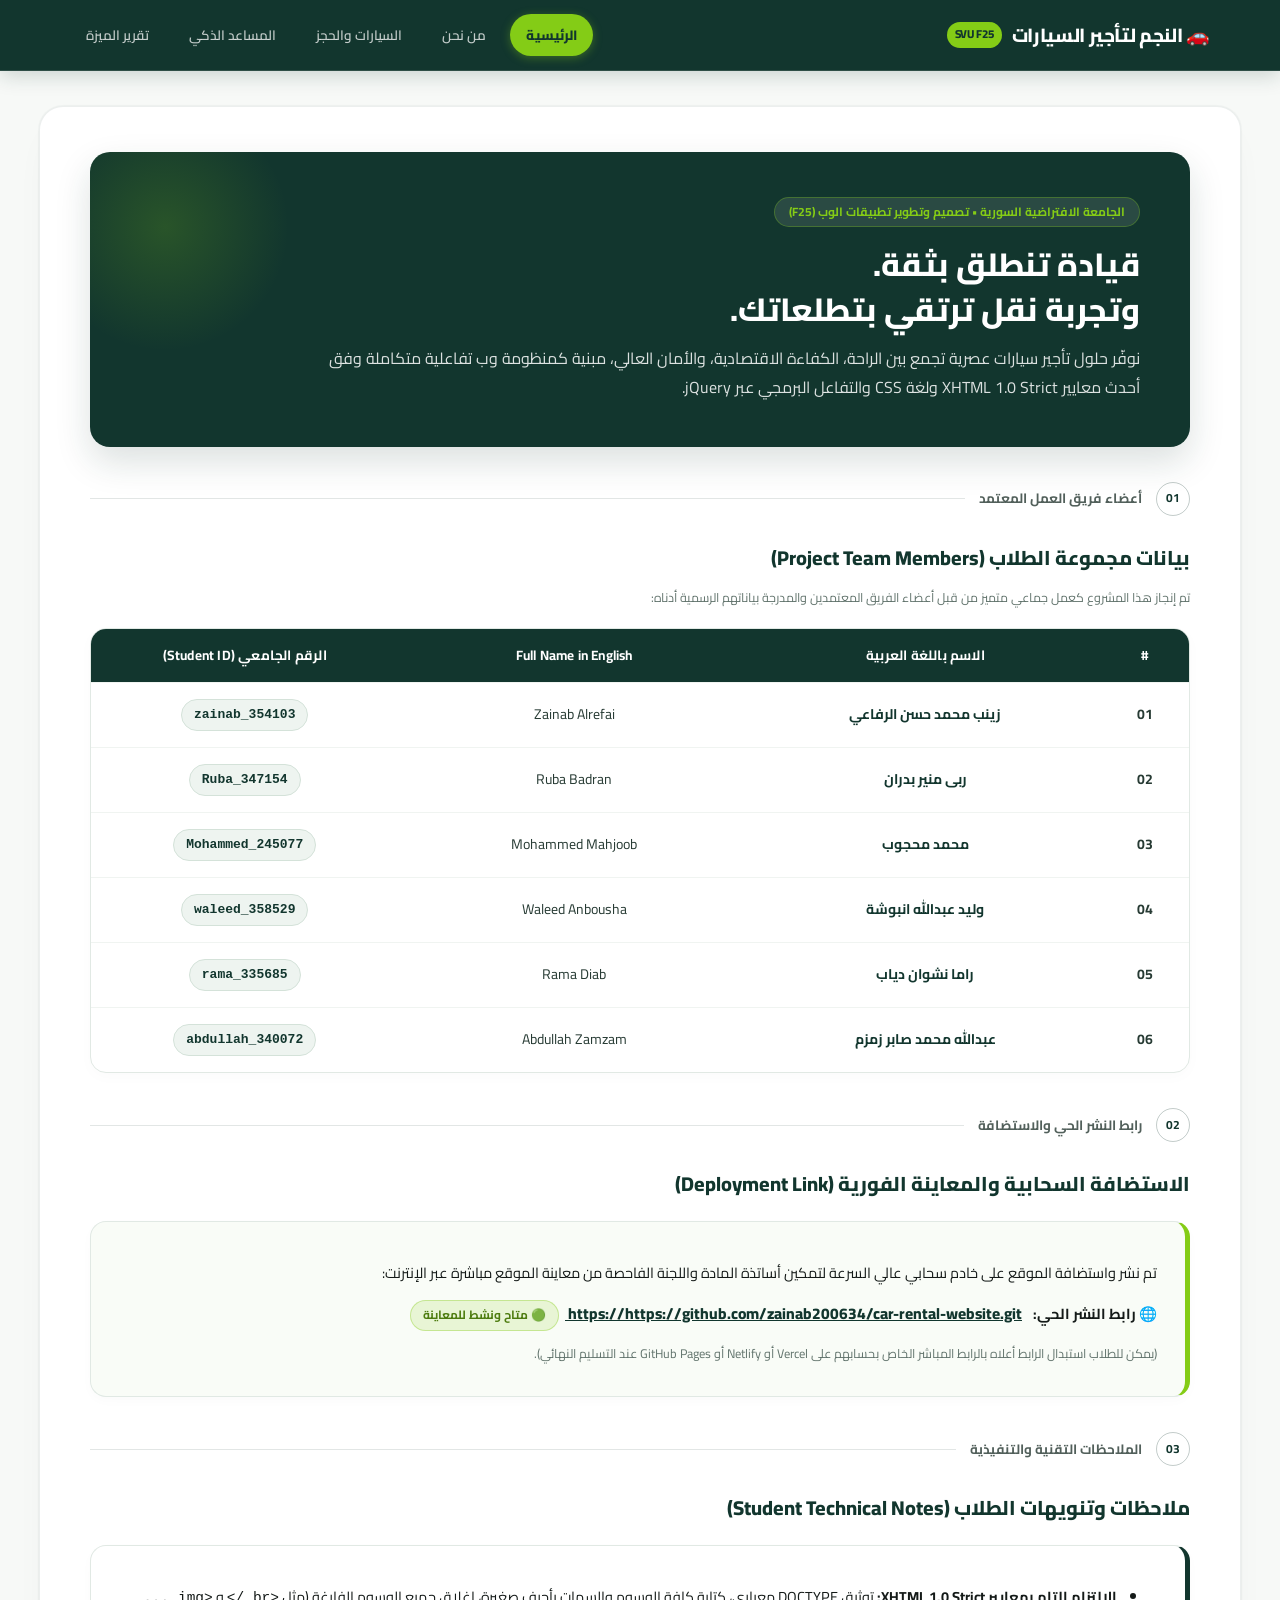
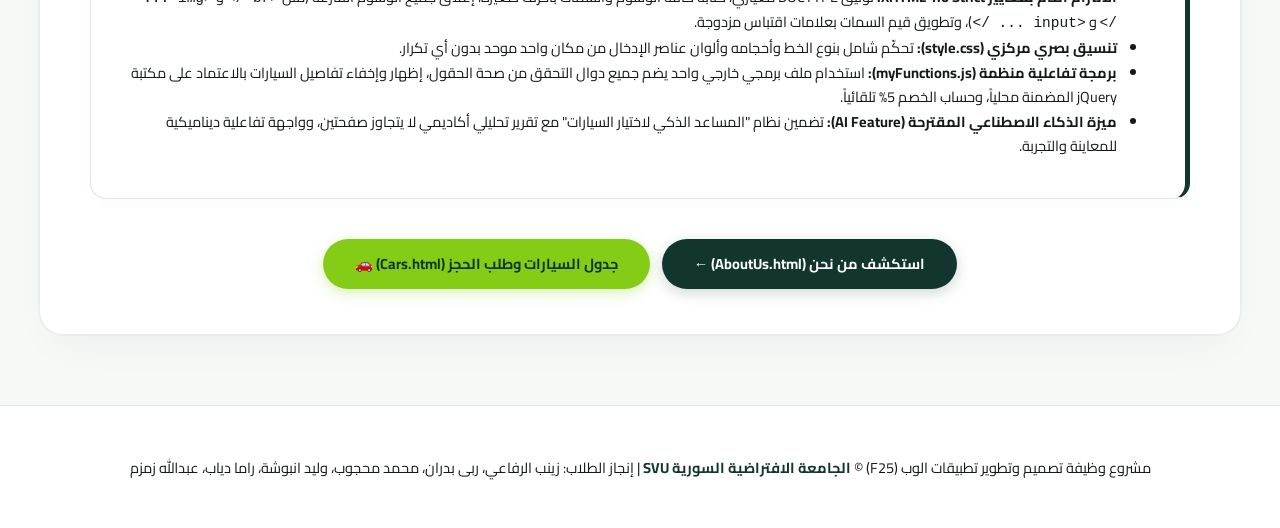
<file: home.html>
<!DOCTYPE html PUBLIC "-//W3C//DTD XHTML 1.0 Strict//EN" "http://www.w3.org/TR/xhtml1/DTD/xhtml1-strict.dtd">
<html xmlns="http://www.w3.org/1999/xhtml" xml:lang="ar" lang="ar" dir="rtl">
<head>
    <meta http-equiv="Content-Type" content="text/html; charset=utf-8" />
    <title>الصفحة الرئيسية - مكتب تأجير السيارات | SVU Car Rental</title>
    <link rel="stylesheet" type="text/css" href="style.css" />
    <script type="text/javascript" src="jquery.min.js"></script>
    <script type="text/javascript" src="myFunctions.js"></script>
</head>
<body>

    <!-- شريط التنقل العلوي الفاخر -->
    <div class="navbar">
        <div class="nav-container">
            <a href="home.html" class="nav-brand">
                🚗 النجم لتأجير السيارات <span class="brand-logo-badge">SVU F25</span>
            </a>
            <ul class="nav-links">
                <li><a href="home.html" class="active">الرئيسية</a></li>
                <li><a href="AboutUs.html">من نحن</a></li>
                <li><a href="Cars.html">السيارات والحجز</a></li>
                <li><a href="AIFeature.html">المساعد الذكي</a></li>
                <li><a href="AIFeature_Report.html">تقرير الميزة</a></li>
            </ul>
        </div>
    </div>

    <div class="container">
        
        <!-- البانر الترحيبي العريض المستوحى من Smart Land -->
        <div class="hero-banner">
            <span class="hero-tag">الجامعة الافتراضية السورية &bull; تصميم وتطوير تطبيقات الوب (F25)</span>
            <h1>قيادة تنطلق بثقة.<br />وتجربة نقل ترتقي بتطلعاتك.</h1>
            <p>
                نوفّر حلول تأجير سيارات عصرية تجمع بين الراحة، الكفاءة الاقتصادية، والأمان العالي، مبنية كمنظومة وب تفاعلية متكاملة وفق أحدث معايير XHTML 1.0 Strict ولغة CSS والتفاعل البرمجي عبر jQuery.
            </p>
        </div>

        <!-- القسم 01: أعضاء فريق العمل -->
        <div class="section-header">
            <span class="section-number">01</span>
            <span class="section-title-label">أعضاء فريق العمل المعتمد</span>
            <span class="section-line"></span>
        </div>

        <h2>بيانات مجموعة الطلاب (Project Team Members)</h2>
        <p class="field-help">تم إنجاز هذا المشروع كعمل جماعي متميز من قبل أعضاء الفريق المعتمدين والمدرجة بياناتهم الرسمية أدناه:</p>

        <table class="data-table">
            <thead>
                <tr>
                    <th style="width: 8%;">#</th>
                    <th style="width: 32%;">الاسم باللغة العربية</th>
                    <th style="width: 32%;">Full Name in English</th>
                    <th style="width: 28%;">الرقم الجامعي (Student ID)</th>
                </tr>
            </thead>
            <tbody>
                <tr>
                    <td><strong>01</strong></td>
                    <td style="font-weight: 700; color: #12362e;">زينب محمد حسن الرفاعي</td>
                    <td>Zainab Alrefai</td>
                    <td><span class="student-tag">zainab_354103</span></td>
                </tr>
                <tr>
                    <td><strong>02</strong></td>
                    <td style="font-weight: 700; color: #12362e;">ربى منير بدران</td>
                    <td>Ruba Badran</td>
                    <td><span class="student-tag">Ruba_347154</span></td>
                </tr>
                <tr>
                    <td><strong>03</strong></td>
                    <td style="font-weight: 700; color: #12362e;">محمد محجوب</td>
                    <td>Mohammed Mahjoob</td>
                    <td><span class="student-tag">Mohammed_245077</span></td>
                </tr>
                <tr>
                    <td><strong>04</strong></td>
                    <td style="font-weight: 700; color: #12362e;">وليد عبدالله انبوشة</td>
                    <td>Waleed Anbousha</td>
                    <td><span class="student-tag">waleed_358529</span></td>
                </tr>
                <tr>
                    <td><strong>05</strong></td>
                    <td style="font-weight: 700; color: #12362e;">راما نشوان دياب</td>
                    <td>Rama Diab</td>
                    <td><span class="student-tag">rama_335685</span></td>
                </tr>
                <tr>
                    <td><strong>06</strong></td>
                    <td style="font-weight: 700; color: #12362e;">عبدالله محمد صابر زمزم</td>
                    <td>Abdullah Zamzam</td>
                    <td><span class="student-tag">abdullah_340072</span></td>
                </tr>
            </tbody>
        </table>

        <!-- القسم 02: رابط النشر على الإنترنت -->
        <div class="section-header">
            <span class="section-number">02</span>
            <span class="section-title-label">رابط النشر الحي والاستضافة</span>
            <span class="section-line"></span>
        </div>

        <h2>الاستضافة السحابية والمعاينة الفورية (Deployment Link)</h2>
        <div class="info-card info-card-lime">
            <p>
                تم نشر واستضافة الموقع على خادم سحابي عالي السرعة لتمكين أساتذة المادة واللجنة الفاحصة من معاينة الموقع مباشرة عبر الإنترنت:
            </p>
            <p style="margin: 15px 0;">
                🌐 <strong>رابط النشر الحي:</strong>
                <a href="https://"https://github.com/zainab200634/car-rental-website.git target="_blank" style="color: #12362e; font-weight: 800; text-decoration: underline; font-size: 15.5px; margin-right: 8px;">
                    https://https://github.com/zainab200634/car-rental-website.git
                </a>
                &nbsp;
                <span class="badge badge-lime">🟢 متاح ونشط للمعاينة</span>
            </p>
            <p class="field-help">
                (يمكن للطلاب استبدال الرابط أعلاه بالرابط المباشر الخاص بحسابهم على Vercel أو Netlify أو GitHub Pages عند التسليم النهائي).
            </p>
        </div>

        <!-- القسم 03: التنويهات والملاحظات التقنية -->
        <div class="section-header">
            <span class="section-number">03</span>
            <span class="section-title-label">الملاحظات التقنية والتنفيذية</span>
            <span class="section-line"></span>
        </div>

        <h2>ملاحظات وتنويهات الطلاب (Student Technical Notes)</h2>
        <div class="info-card">
            <ul>
                <li><strong>الالتزام التام بمعايير XHTML 1.0 Strict:</strong> توثيق DOCTYPE معياري، كتابة كافة الوسوم والسمات بأحرف صغيرة، إغلاق جميع الوسوم الفارغة (مثل <code>&lt;br /&gt;</code> و <code>&lt;img ... /&gt;</code> و <code>&lt;input ... /&gt;</code>)، وتطويق قيم السمات بعلامات اقتباس مزدوجة.</li>
                <li><strong>تنسيق بصري مركزي (style.css):</strong> تحكّم شامل بنوع الخط وأحجامه وألوان عناصر الإدخال من مكان واحد موحد بدون أي تكرار.</li>
                <li><strong>برمجة تفاعلية منظمة (myFunctions.js):</strong> استخدام ملف برمجي خارجي واحد يضم جميع دوال التحقق من صحة الحقول، إظهار وإخفاء تفاصيل السيارات بالاعتماد على مكتبة jQuery المضمنة محلياً، وحساب الخصم 5% تلقائياً.</li>
                <li><strong>ميزة الذكاء الاصطناعي المقترحة (AI Feature):</strong> تضمين نظام "المساعد الذكي لاختيار السيارات" مع تقرير تحليلي أكاديمي لا يتجاوز صفحتين، وواجهة تفاعلية ديناميكية للمعاينة والتجربة.</li>
            </ul>
        </div>

        <!-- أزرار الإجراءات السريعة -->
        <div style="text-align: center; margin-top: 40px;">
            <a href="AboutUs.html" class="btn" style="padding: 13px 32px;">
                استكشف من نحن (AboutUs.html) &larr;
            </a>
            &nbsp;&nbsp;
            <a href="Cars.html" class="btn btn-lime" style="padding: 13px 32px;">
                جدول السيارات وطلب الحجز (Cars.html) 🚗
            </a>
        </div>

    </div>

    <!-- تذييل الصفحة -->
    <div class="footer">
        <p>
            مشروع وظيفة تصميم وتطوير تطبيقات الوب (F25) &copy; 
            <strong>الجامعة الافتراضية السورية SVU</strong> | 
            إنجاز الطلاب: زينب الرفاعي، ربى بدران، محمد محجوب، وليد انبوشة، راما دياب، عبدالله زمزم
        </p>
    </div>

</body>
</html>
</file>
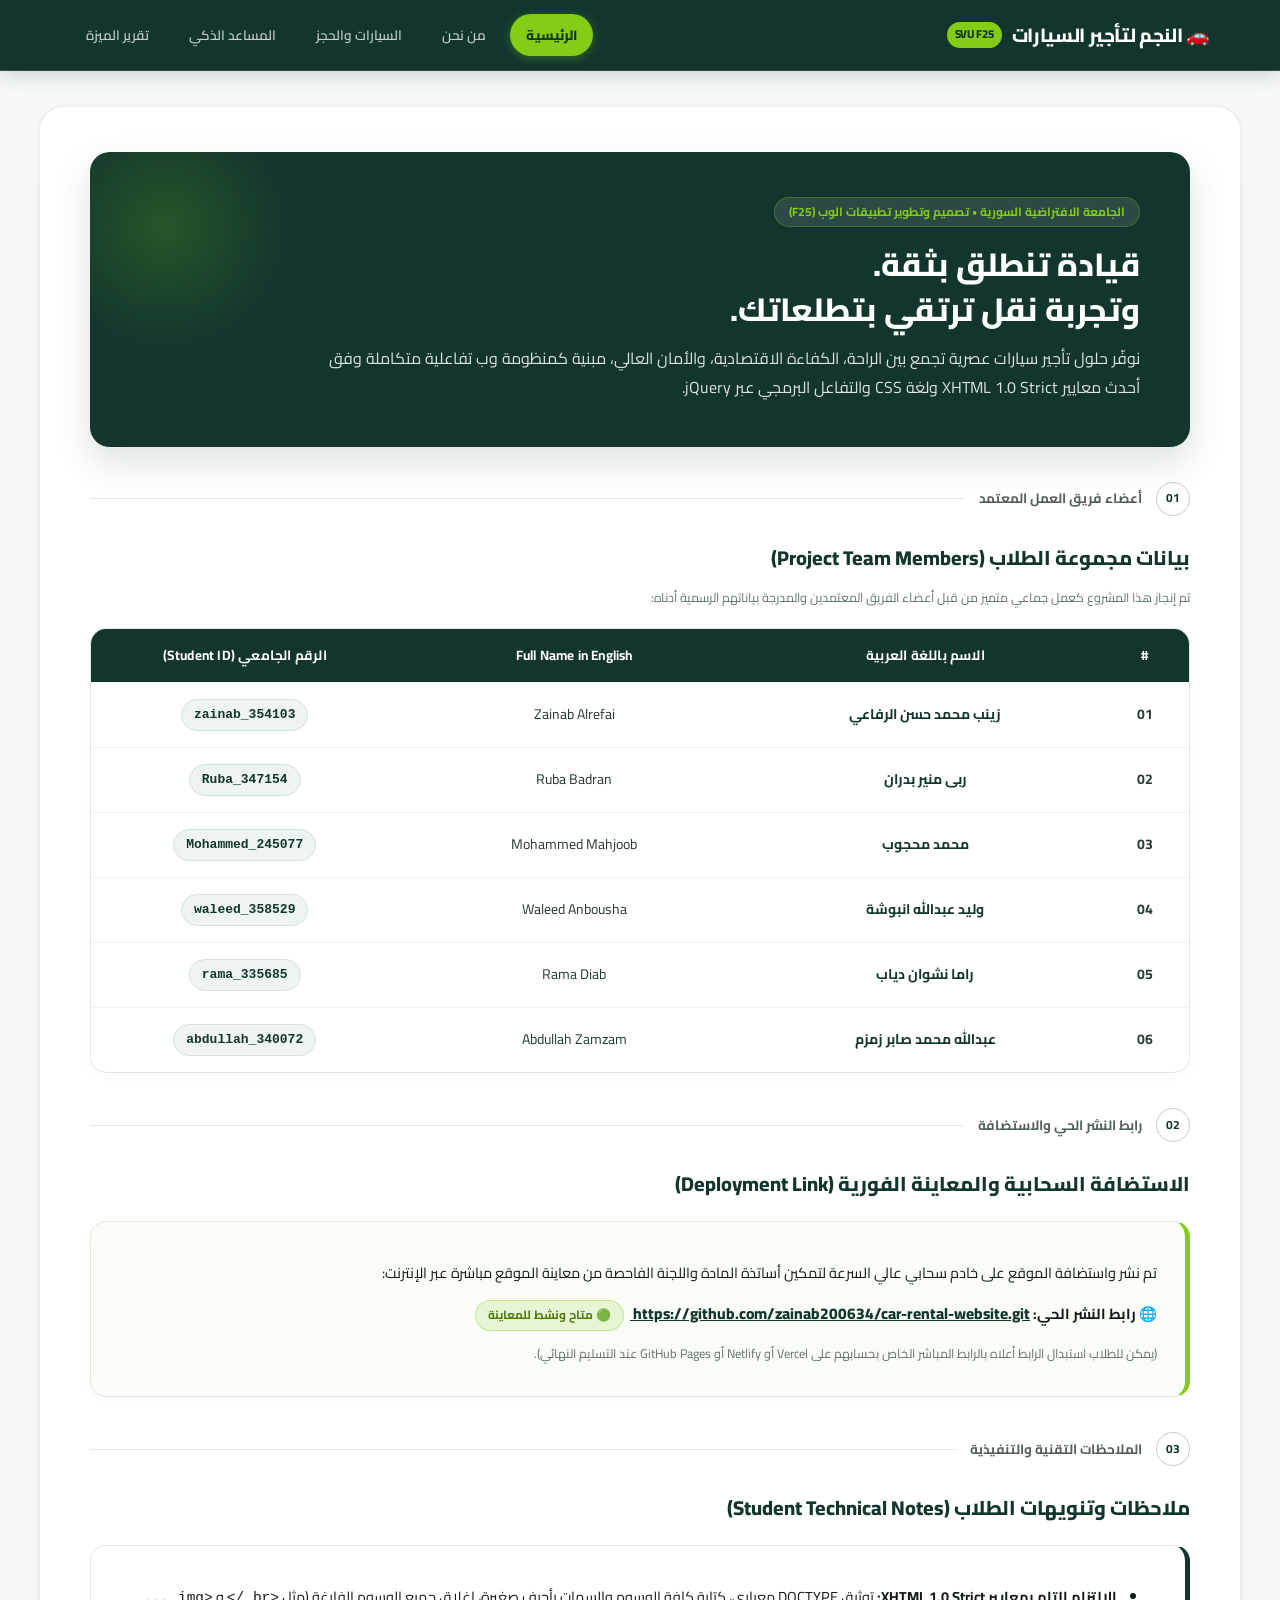
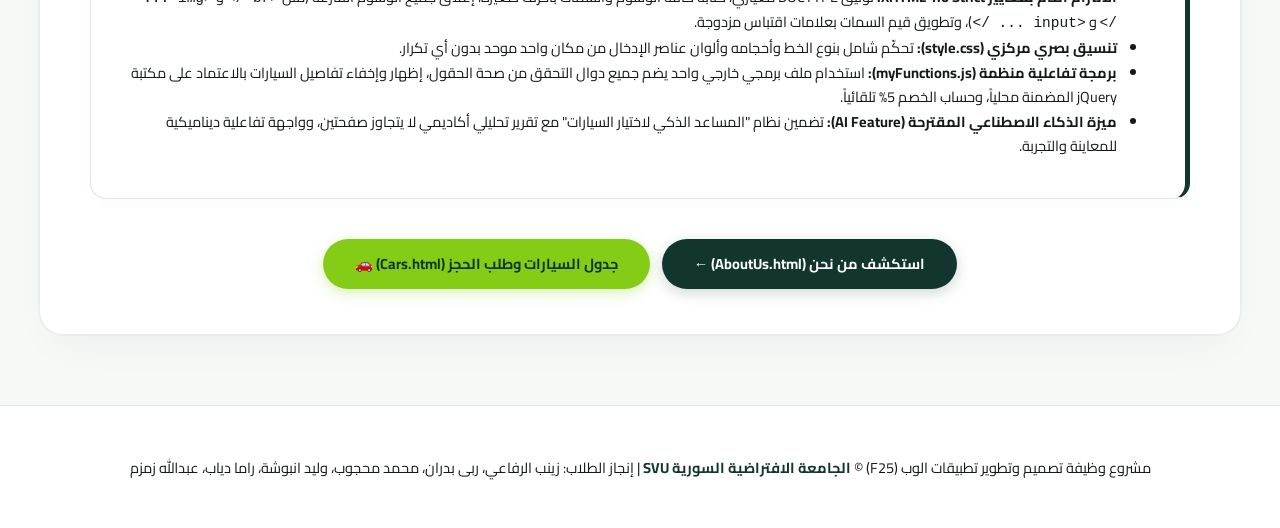
<file: Assignment_Car_Rental_SVU (1)/home.html>
<!DOCTYPE html PUBLIC "-//W3C//DTD XHTML 1.0 Strict//EN" "http://www.w3.org/TR/xhtml1/DTD/xhtml1-strict.dtd">
<html xmlns="http://www.w3.org/1999/xhtml" xml:lang="ar" lang="ar" dir="rtl">
<head>
    <meta http-equiv="Content-Type" content="text/html; charset=utf-8" />
    <title>الصفحة الرئيسية - مكتب تأجير السيارات | SVU Car Rental</title>
    <link rel="stylesheet" type="text/css" href="style.css" />
    <script type="text/javascript" src="jquery.min.js"></script>
    <script type="text/javascript" src="myFunctions.js"></script>
</head>
<body>

    <!-- شريط التنقل العلوي الفاخر -->
    <div class="navbar">
        <div class="nav-container">
            <a href="home.html" class="nav-brand">
                🚗 النجم لتأجير السيارات <span class="brand-logo-badge">SVU F25</span>
            </a>
            <ul class="nav-links">
                <li><a href="home.html" class="active">الرئيسية</a></li>
                <li><a href="AboutUs.html">من نحن</a></li>
                <li><a href="Cars.html">السيارات والحجز</a></li>
                <li><a href="AIFeature.html">المساعد الذكي</a></li>
                <li><a href="AIFeature_Report.html">تقرير الميزة</a></li>
            </ul>
        </div>
    </div>

    <div class="container">
        
        <!-- البانر الترحيبي العريض المستوحى من Smart Land -->
        <div class="hero-banner">
            <span class="hero-tag">الجامعة الافتراضية السورية &bull; تصميم وتطوير تطبيقات الوب (F25)</span>
            <h1>قيادة تنطلق بثقة.<br />وتجربة نقل ترتقي بتطلعاتك.</h1>
            <p>
                نوفّر حلول تأجير سيارات عصرية تجمع بين الراحة، الكفاءة الاقتصادية، والأمان العالي، مبنية كمنظومة وب تفاعلية متكاملة وفق أحدث معايير XHTML 1.0 Strict ولغة CSS والتفاعل البرمجي عبر jQuery.
            </p>
        </div>

        <!-- القسم 01: أعضاء فريق العمل -->
        <div class="section-header">
            <span class="section-number">01</span>
            <span class="section-title-label">أعضاء فريق العمل المعتمد</span>
            <span class="section-line"></span>
        </div>

        <h2>بيانات مجموعة الطلاب (Project Team Members)</h2>
        <p class="field-help">تم إنجاز هذا المشروع كعمل جماعي متميز من قبل أعضاء الفريق المعتمدين والمدرجة بياناتهم الرسمية أدناه:</p>

        <table class="data-table">
            <thead>
                <tr>
                    <th style="width: 8%;">#</th>
                    <th style="width: 32%;">الاسم باللغة العربية</th>
                    <th style="width: 32%;">Full Name in English</th>
                    <th style="width: 28%;">الرقم الجامعي (Student ID)</th>
                </tr>
            </thead>
            <tbody>
                <tr>
                    <td><strong>01</strong></td>
                    <td style="font-weight: 700; color: #12362e;">زينب محمد حسن الرفاعي</td>
                    <td>Zainab Alrefai</td>
                    <td><span class="student-tag">zainab_354103</span></td>
                </tr>
                <tr>
                    <td><strong>02</strong></td>
                    <td style="font-weight: 700; color: #12362e;">ربى منير بدران</td>
                    <td>Ruba Badran</td>
                    <td><span class="student-tag">Ruba_347154</span></td>
                </tr>
                <tr>
                    <td><strong>03</strong></td>
                    <td style="font-weight: 700; color: #12362e;">محمد محجوب</td>
                    <td>Mohammed Mahjoob</td>
                    <td><span class="student-tag">Mohammed_245077</span></td>
                </tr>
                <tr>
                    <td><strong>04</strong></td>
                    <td style="font-weight: 700; color: #12362e;">وليد عبدالله انبوشة</td>
                    <td>Waleed Anbousha</td>
                    <td><span class="student-tag">waleed_358529</span></td>
                </tr>
                <tr>
                    <td><strong>05</strong></td>
                    <td style="font-weight: 700; color: #12362e;">راما نشوان دياب</td>
                    <td>Rama Diab</td>
                    <td><span class="student-tag">rama_335685</span></td>
                </tr>
                <tr>
                    <td><strong>06</strong></td>
                    <td style="font-weight: 700; color: #12362e;">عبدالله محمد صابر زمزم</td>
                    <td>Abdullah Zamzam</td>
                    <td><span class="student-tag">abdullah_340072</span></td>
                </tr>
            </tbody>
        </table>

        <!-- القسم 02: رابط النشر على الإنترنت -->
        <div class="section-header">
            <span class="section-number">02</span>
            <span class="section-title-label">رابط النشر الحي والاستضافة</span>
            <span class="section-line"></span>
        </div>

        <h2>الاستضافة السحابية والمعاينة الفورية (Deployment Link)</h2>
        <div class="info-card info-card-lime">
            <p>
                تم نشر واستضافة الموقع على خادم سحابي عالي السرعة لتمكين أساتذة المادة واللجنة الفاحصة من معاينة الموقع مباشرة عبر الإنترنت:
            </p>
            <p style="margin: 15px 0;">
                🌐 <strong>رابط النشر الحي:</strong>
                <a href="https://github.com/zainab200634/car-rental-website.git" target="_blank" style="color: #12362e; font-weight: 800; underline; font-size: 15.5px; margin-ri text-decoration:ght: 8px;">
                    https://github.com/zainab200634/car-rental-website.git
                </a>
                &nbsp;
                <span class="badge badge-lime">🟢 متاح ونشط للمعاينة</span>
            </p>
            <p class="field-help">
                (يمكن للطلاب استبدال الرابط أعلاه بالرابط المباشر الخاص بحسابهم على Vercel أو Netlify أو GitHub Pages عند التسليم النهائي).
            </p>
        </div>

        <!-- القسم 03: التنويهات والملاحظات التقنية -->
        <div class="section-header">
            <span class="section-number">03</span>
            <span class="section-title-label">الملاحظات التقنية والتنفيذية</span>
            <span class="section-line"></span>
        </div>

        <h2>ملاحظات وتنويهات الطلاب (Student Technical Notes)</h2>
        <div class="info-card">
            <ul>
                <li><strong>الالتزام التام بمعايير XHTML 1.0 Strict:</strong> توثيق DOCTYPE معياري، كتابة كافة الوسوم والسمات بأحرف صغيرة، إغلاق جميع الوسوم الفارغة (مثل <code>&lt;br /&gt;</code> و <code>&lt;img ... /&gt;</code> و <code>&lt;input ... /&gt;</code>)، وتطويق قيم السمات بعلامات اقتباس مزدوجة.</li>
                <li><strong>تنسيق بصري مركزي (style.css):</strong> تحكّم شامل بنوع الخط وأحجامه وألوان عناصر الإدخال من مكان واحد موحد بدون أي تكرار.</li>
                <li><strong>برمجة تفاعلية منظمة (myFunctions.js):</strong> استخدام ملف برمجي خارجي واحد يضم جميع دوال التحقق من صحة الحقول، إظهار وإخفاء تفاصيل السيارات بالاعتماد على مكتبة jQuery المضمنة محلياً، وحساب الخصم 5% تلقائياً.</li>
                <li><strong>ميزة الذكاء الاصطناعي المقترحة (AI Feature):</strong> تضمين نظام "المساعد الذكي لاختيار السيارات" مع تقرير تحليلي أكاديمي لا يتجاوز صفحتين، وواجهة تفاعلية ديناميكية للمعاينة والتجربة.</li>
            </ul>
        </div>

        <!-- أزرار الإجراءات السريعة -->
        <div style="text-align: center; margin-top: 40px;">
            <a href="AboutUs.html" class="btn" style="padding: 13px 32px;">
                استكشف من نحن (AboutUs.html) &larr;
            </a>
            &nbsp;&nbsp;
            <a href="Cars.html" class="btn btn-lime" style="padding: 13px 32px;">
                جدول السيارات وطلب الحجز (Cars.html) 🚗
            </a>
        </div>

    </div>

    <!-- تذييل الصفحة -->
    <div class="footer">
        <p>
            مشروع وظيفة تصميم وتطوير تطبيقات الوب (F25) &copy; 
            <strong>الجامعة الافتراضية السورية SVU</strong> | 
            إنجاز الطلاب: زينب الرفاعي، ربى بدران، محمد محجوب، وليد انبوشة، راما دياب، عبدالله زمزم
        </p>
    </div>

</body>
</html>
</file>
<file: style.css>
/* ==========================================================================
   مشروع تأجير السيارات المتكامل - الجامعة الافتراضية السورية (SVU - F25)
   الهوية البصرية الحديثة الفاخرة المستوحاة من منصة Smart Land
   متوافق 100% مع قواعد لغة XHTML 1.0 Strict
   ========================================================================== */

@import url('https://fonts.googleapis.com/css2?family=Cairo:wght@400;500;600;700;800;900&display=swap');

/* --------------------------------------------------------------------------
   1. توحيد نوع الخط، الحجم، ولون النصوص من مكان واحد لجميع عناصر الموقع
   -------------------------------------------------------------------------- */
body, table, input, select, textarea, button, p, h1, h2, h3, h4, h5, h6, label, span, a, li {
    font-family: 'Cairo', -apple-system, BlinkMacSystemFont, "Segoe UI", Roboto, Tahoma, Arial, sans-serif;
    font-size: 14.5px;
    line-height: 1.7;
    color: #141a18;
}

body {
    direction: rtl;
    text-align: right;
    background-color: #f7f9f7;
    margin: 0;
    padding: 0;
    -webkit-font-smoothing: antialiased;
}

/* --------------------------------------------------------------------------
   شريط التنقل العلوي الفاخر (Forest & Lime Theme)
   -------------------------------------------------------------------------- */
.navbar {
    background-color: #12362e;
    border-bottom: 1px solid rgba(255, 255, 255, 0.12);
    padding: 0 25px;
    position: sticky;
    top: 0;
    z-index: 1000;
    box-shadow: 0 4px 20px rgba(18, 54, 46, 0.2);
}

.nav-container {
    max-width: 1140px;
    margin: 0 auto;
    display: flex;
    justify-content: space-between;
    align-items: center;
    height: 70px;
}

.nav-brand {
    color: #ffffff;
    font-size: 19px;
    font-weight: 800;
    text-decoration: none;
    display: flex;
    align-items: center;
    gap: 10px;
    letter-spacing: -0.3px;
}

.nav-brand .brand-logo-badge {
    background: #84cc16;
    color: #12362e;
    font-size: 11.5px;
    font-weight: 800;
    padding: 3px 8px;
    border-radius: 9999px;
}

.nav-links {
    margin: 0;
    padding: 0;
    list-style: none;
    display: flex;
    gap: 8px;
}

.nav-links li a {
    color: rgba(255, 255, 255, 0.75);
    text-decoration: none;
    padding: 8px 16px;
    border-radius: 9999px;
    font-size: 13.5px;
    font-weight: 600;
    transition: all 0.25s ease;
    position: relative;
}

.nav-links li a:hover {
    color: #ffffff;
    background: rgba(255, 255, 255, 0.08);
}

.nav-links li a.active {
    background: #84cc16;
    color: #12362e;
    font-weight: 800;
    box-shadow: 0 2px 10px rgba(132, 204, 22, 0.35);
}

/* --------------------------------------------------------------------------
   الحاوية والبطاقات الرئيسية (Container & Section Styling)
   -------------------------------------------------------------------------- */
.container {
    max-width: 1100px;
    margin: 35px auto 60px auto;
    background-color: #ffffff;
    padding: 45px 50px;
    border-radius: 24px;
    border: 1px solid rgba(18, 54, 46, 0.08);
    box-shadow: 0 20px 40px -15px rgba(18, 54, 46, 0.06), 0 0 1px 1px rgba(18, 54, 46, 0.04);
}

/* فاصل الأقسام الذكي بالترقيم (Smart Section Index 01, 02, 03) */
.section-header {
    display: flex;
    align-items: center;
    gap: 14px;
    margin-bottom: 25px;
    margin-top: 35px;
}

.section-number {
    display: inline-flex;
    width: 32px;
    height: 32px;
    align-items: center;
    justify-content: center;
    border-radius: 9999px;
    border: 1.5px solid rgba(18, 54, 46, 0.25);
    color: #12362e;
    font-size: 12px;
    font-weight: 700;
}

.section-title-label {
    font-size: 13.5px;
    font-weight: 700;
    color: #52605b;
}

.section-line {
    flex: 1;
    height: 1px;
    background: rgba(18, 54, 46, 0.12);
}

/* البانر الترحيبي العريض المستوحى من Smart Land */
.hero-banner {
    background: #12362e;
    color: #ffffff;
    padding: 45px 50px;
    border-radius: 20px;
    margin-bottom: 35px;
    position: relative;
    overflow: hidden;
    box-shadow: 0 15px 35px rgba(18, 54, 46, 0.15);
}

.hero-banner::after {
    content: "";
    position: absolute;
    top: -50px;
    left: -50px;
    width: 250px;
    height: 250px;
    background: radial-gradient(circle, rgba(132, 204, 22, 0.2) 0%, transparent 70%);
    pointer-events: none;
}

.hero-tag {
    display: inline-flex;
    align-items: center;
    gap: 6px;
    background: rgba(255, 255, 255, 0.1);
    color: #84cc16;
    padding: 4px 14px;
    border-radius: 9999px;
    font-size: 12px;
    font-weight: 700;
    margin-bottom: 15px;
    border: 1px solid rgba(132, 204, 22, 0.3);
}

.hero-banner h1 {
    font-size: 32px;
    font-weight: 800;
    color: #ffffff;
    margin: 0 0 12px 0;
    border: none;
    padding: 0;
    line-height: 1.4;
}

.hero-banner p {
    font-size: 16px;
    color: rgba(255, 255, 255, 0.85);
    margin: 0;
    max-width: 820px;
    line-height: 1.8;
}

/* العناوين المعيارية */
h1 {
    font-size: 26px;
    font-weight: 800;
    color: #12362e;
    margin: 0 0 15px 0;
    padding-bottom: 12px;
    border-bottom: 2px solid #eef2ef;
}

h2 {
    font-size: 20px;
    font-weight: 800;
    color: #12362e;
    margin: 0 0 15px 0;
}

h3 {
    font-size: 16px;
    font-weight: 700;
    color: #1a2e28;
    margin: 15px 0 8px 0;
}

/* --------------------------------------------------------------------------
   2. توحيد تنسيق عناصر الإدخال النصية من مكان واحد (لون، حدود، خط، حجم)
   -------------------------------------------------------------------------- */
input[type="text"],
input[type="email"],
input[type="date"],
input[type="number"],
select,
textarea {
    width: 100%;
    padding: 12px 16px;
    margin-top: 6px;
    margin-bottom: 8px;
    border: 1.5px solid #d8e2dc;
    border-radius: 12px;
    background-color: #fbfcfa;
    color: #12362e;
    box-sizing: border-box;
    font-size: 14.5px;
    font-weight: 600;
    transition: all 0.25s ease;
}

input[type="text"]:focus,
input[type="email"]:focus,
input[type="date"]:focus,
input[type="number"]:focus,
select:focus {
    border-color: #12362e;
    background-color: #ffffff;
    box-shadow: 0 0 0 4px rgba(18, 54, 46, 0.08);
    outline: none;
}

/* الأزرار العصرية الدائرية (Rounded-full Pill Buttons) */
.btn {
    background: #12362e;
    color: #ffffff;
    padding: 12px 28px;
    border: none;
    border-radius: 9999px;
    cursor: pointer;
    font-size: 14.5px;
    font-weight: 700;
    display: inline-flex;
    align-items: center;
    justify-content: center;
    gap: 8px;
    text-decoration: none;
    box-shadow: 0 4px 14px rgba(18, 54, 46, 0.2);
    transition: all 0.25s ease;
}

.btn:hover {
    background: #0b221d;
    transform: translateY(-2px);
    box-shadow: 0 6px 20px rgba(18, 54, 46, 0.3);
}

.btn-lime {
    background: #84cc16;
    color: #12362e;
    box-shadow: 0 4px 14px rgba(132, 204, 22, 0.3);
}

.btn-lime:hover {
    background: #65a30d;
    color: #ffffff;
    box-shadow: 0 6px 20px rgba(132, 204, 22, 0.4);
}

.btn-secondary {
    background: #eef2ef;
    color: #12362e;
    box-shadow: none;
}

.btn-secondary:hover {
    background: #dce4df;
}

/* --------------------------------------------------------------------------
   جداول البيانات الأنيقة (جدول السيارات وجدول الطلاب)
   -------------------------------------------------------------------------- */
.data-table {
    width: 100%;
    border-collapse: separate;
    border-spacing: 0;
    margin: 20px 0;
    border: 1px solid #e1e9e4;
    border-radius: 16px;
    overflow: hidden;
    background: #ffffff;
    box-shadow: 0 4px 15px rgba(0, 0, 0, 0.02);
}

.data-table th {
    background: #12362e;
    color: #ffffff;
    padding: 15px 18px;
    font-size: 13.5px;
    font-weight: 700;
    text-align: center;
    border: none;
    letter-spacing: 0.2px;
}

.data-table td {
    padding: 16px 18px;
    border-top: 1px solid #f0f4f1;
    text-align: center;
    vertical-align: middle;
    font-size: 14px;
    color: #273b34;
}

.data-table tbody tr:hover {
    background-color: #f7faf8;
}

/* بطاقة عرض تفاصيل السيارة القابلة للطي عبر jQuery */
.details-row {
    display: none;
    background-color: #f9fbf9 !important;
}

.details-wrapper {
    padding: 20px 30px;
    background: #ffffff;
    border: 1.5px solid #d4e2d9;
    border-right: 5px solid #84cc16;
    border-radius: 12px;
    margin: 8px 12px;
    text-align: right;
    box-shadow: 0 4px 12px rgba(18, 54, 46, 0.03);
}

.spec-chips {
    display: flex;
    flex-wrap: wrap;
    gap: 10px;
    margin-top: 12px;
}

.spec-chip {
    background: #f3f7f4;
    border: 1px solid #dbe6df;
    padding: 6px 14px;
    border-radius: 9999px;
    font-size: 13px;
    color: #12362e;
    display: inline-flex;
    align-items: center;
    gap: 6px;
}

.spec-chip strong {
    color: #0b221d;
}

/* صور معاينة السيارات */
.car-thumb {
    width: 130px;
    height: 68px;
    object-fit: cover;
    border-radius: 10px;
    border: 1px solid #e1e9e4;
    background-color: #ffffff;
    display: block;
    margin: 0 auto;
    box-shadow: 0 2px 8px rgba(0,0,0,0.04);
}

/* مربعات الاختيار الكبيرة */
input[type="checkbox"] {
    width: 22px;
    height: 22px;
    cursor: pointer;
    accent-color: #12362e;
    border-radius: 6px;
}

/* --------------------------------------------------------------------------
   الشارات والبطاقات الذكية (Badges & Cards)
   -------------------------------------------------------------------------- */
.badge {
    display: inline-block;
    padding: 4px 12px;
    border-radius: 9999px;
    font-size: 12px;
    font-weight: 700;
}

.badge-forest { background: rgba(18, 54, 46, 0.08); color: #12362e; border: 1px solid rgba(18, 54, 46, 0.15); }
.badge-lime { background: rgba(132, 204, 22, 0.15); color: #4d7c0f; border: 1px solid rgba(132, 204, 22, 0.35); }
.badge-blue { background: #e0f2fe; color: #0369a1; border: 1px solid #bae6fd; }
.badge-amber { background: #fef3c7; color: #92400e; border: 1px solid #fde68a; }

.student-tag {
    font-family: 'Consolas', monospace;
    font-weight: 700;
    color: #12362e;
    background: #eef4f0;
    padding: 4px 12px;
    border-radius: 9999px;
    border: 1px solid #d4e2d9;
    font-size: 13px;
    display: inline-block;
}

/* بطاقات المعلومات المستوحاة من Smart Land */
.info-card {
    background-color: #ffffff;
    border: 1px solid #e1e9e4;
    border-right: 5px solid #12362e;
    padding: 24px 28px;
    margin: 20px 0;
    border-radius: 16px;
    box-shadow: 0 4px 12px rgba(0,0,0,0.02);
}

.info-card-lime {
    border-right-color: #84cc16;
    background: #f9fcf7;
}

/* شبكة الفروع */
.branches-container {
    display: flex;
    gap: 20px;
    margin-top: 15px;
    flex-wrap: wrap;
}

.branch-box {
    flex: 1;
    min-width: 290px;
    background: #fbfdfc;
    border: 1px solid #e1e9e4;
    border-radius: 16px;
    padding: 24px;
    box-shadow: 0 4px 15px rgba(0,0,0,0.02);
    border-top: 4px solid #12362e;
}

/* --------------------------------------------------------------------------
   نماذج XHTML المتقدمة (Fieldset, Legend, Label)
   -------------------------------------------------------------------------- */
fieldset {
    border: 1.5px solid #e1e9e4;
    border-radius: 16px;
    padding: 28px 32px;
    margin: 25px 0;
    background-color: #ffffff;
    box-shadow: 0 4px 20px rgba(0,0,0,0.02);
}

legend {
    color: #12362e;
    font-weight: 800;
    padding: 4px 16px;
    font-size: 15px;
    background: #f3f7f4;
    border: 1px solid #d4e2d9;
    border-radius: 9999px;
}

label {
    display: block;
    margin-top: 14px;
    font-weight: 700;
    color: #1e332c;
    font-size: 14px;
}

.field-help {
    font-size: 12.5px;
    color: #61736c;
    margin-top: -3px;
    margin-bottom: 8px;
    display: block;
}

.field-error-msg {
    color: #b91c1c;
    background: #fef2f2;
    border: 1px solid #fecaca;
    padding: 6px 14px;
    border-radius: 8px;
    font-size: 12.5px;
    font-weight: 700;
    display: none;
    margin-top: -4px;
    margin-bottom: 12px;
}

/* قسم نموذج الطلب المخفي التفاعلي */
#orderSection {
    display: none;
    margin-top: 45px;
    border-top: 2px dashed #84cc16;
    padding-top: 35px;
}

/* --------------------------------------------------------------------------
   نافذة النتيجة المنبثقة (قسيمة الحجز الإلكترونية - Modal Window)
   -------------------------------------------------------------------------- */
.modal-backdrop {
    display: none;
    position: fixed;
    top: 0;
    left: 0;
    right: 0;
    bottom: 0;
    background: rgba(18, 54, 46, 0.75);
    backdrop-filter: blur(5px);
    z-index: 9999;
    overflow-y: auto;
    padding: 20px;
}

.modal-dialog {
    background: #ffffff;
    max-width: 660px;
    margin: 40px auto;
    padding: 35px 40px;
    border-radius: 24px;
    box-shadow: 0 25px 60px rgba(0, 0, 0, 0.3);
    border: 2px solid #84cc16;
    position: relative;
    text-align: right;
}

.modal-title {
    color: #12362e;
    font-size: 22px;
    font-weight: 800;
    margin-top: 0;
    margin-bottom: 15px;
    border-bottom: 2px solid #e1e9e4;
    padding-bottom: 12px;
}

.receipt-table {
    width: 100%;
    border-collapse: collapse;
    margin: 15px 0;
}

.receipt-table th, .receipt-table td {
    border: 1px solid #e1e9e4;
    padding: 10px 14px;
    text-align: center;
    font-size: 13.5px;
}

.receipt-table th {
    background: #f7faf8;
    color: #12362e;
    font-weight: 700;
}

.discount-banner {
    background: #fef2f2;
    border: 1px solid #fecaca;
    color: #991b1b;
    padding: 10px 16px;
    border-radius: 8px;
    font-weight: 700;
    margin: 12px 0;
    font-size: 13.5px;
}

.final-total-box {
    background: #f7fdf4;
    border: 2px solid #84cc16;
    color: #12362e;
    padding: 12px 24px;
    border-radius: 12px;
    font-size: 19px;
    font-weight: 800;
    margin-top: 15px;
    display: inline-block;
}

/* --------------------------------------------------------------------------
   تذييل الصفحة الأكاديمي (Footer)
   -------------------------------------------------------------------------- */
.footer {
    text-align: center;
    padding: 35px 20px;
    margin-top: 70px;
    color: #61736c;
    font-size: 13.5px;
    border-top: 1px solid #e1e9e4;
    background: #ffffff;
}

.footer strong {
    color: #12362e;
}
</file>
<file: Assignment_Car_Rental_SVU (1)/style.css>
/* ==========================================================================
   مشروع تأجير السيارات المتكامل - الجامعة الافتراضية السورية (SVU - F25)
   الهوية البصرية الحديثة الفاخرة المستوحاة من منصة Smart Land
   متوافق 100% مع قواعد لغة XHTML 1.0 Strict
   ========================================================================== */

@import url('https://fonts.googleapis.com/css2?family=Cairo:wght@400;500;600;700;800;900&display=swap');

/* --------------------------------------------------------------------------
   1. توحيد نوع الخط، الحجم، ولون النصوص من مكان واحد لجميع عناصر الموقع
   -------------------------------------------------------------------------- */
body, table, input, select, textarea, button, p, h1, h2, h3, h4, h5, h6, label, span, a, li {
    font-family: 'Cairo', -apple-system, BlinkMacSystemFont, "Segoe UI", Roboto, Tahoma, Arial, sans-serif;
    font-size: 14.5px;
    line-height: 1.7;
    color: #141a18;
}

body {
    direction: rtl;
    text-align: right;
    background-color: #f7f9f7;
    margin: 0;
    padding: 0;
    -webkit-font-smoothing: antialiased;
}

/* --------------------------------------------------------------------------
   شريط التنقل العلوي الفاخر (Forest & Lime Theme)
   -------------------------------------------------------------------------- */
.navbar {
    background-color: #12362e;
    border-bottom: 1px solid rgba(255, 255, 255, 0.12);
    padding: 0 25px;
    position: sticky;
    top: 0;
    z-index: 1000;
    box-shadow: 0 4px 20px rgba(18, 54, 46, 0.2);
}

.nav-container {
    max-width: 1140px;
    margin: 0 auto;
    display: flex;
    justify-content: space-between;
    align-items: center;
    height: 70px;
}

.nav-brand {
    color: #ffffff;
    font-size: 19px;
    font-weight: 800;
    text-decoration: none;
    display: flex;
    align-items: center;
    gap: 10px;
    letter-spacing: -0.3px;
}

.nav-brand .brand-logo-badge {
    background: #84cc16;
    color: #12362e;
    font-size: 11.5px;
    font-weight: 800;
    padding: 3px 8px;
    border-radius: 9999px;
}

.nav-links {
    margin: 0;
    padding: 0;
    list-style: none;
    display: flex;
    gap: 8px;
}

.nav-links li a {
    color: rgba(255, 255, 255, 0.75);
    text-decoration: none;
    padding: 8px 16px;
    border-radius: 9999px;
    font-size: 13.5px;
    font-weight: 600;
    transition: all 0.25s ease;
    position: relative;
}

.nav-links li a:hover {
    color: #ffffff;
    background: rgba(255, 255, 255, 0.08);
}

.nav-links li a.active {
    background: #84cc16;
    color: #12362e;
    font-weight: 800;
    box-shadow: 0 2px 10px rgba(132, 204, 22, 0.35);
}

/* --------------------------------------------------------------------------
   الحاوية والبطاقات الرئيسية (Container & Section Styling)
   -------------------------------------------------------------------------- */
.container {
    max-width: 1100px;
    margin: 35px auto 60px auto;
    background-color: #ffffff;
    padding: 45px 50px;
    border-radius: 24px;
    border: 1px solid rgba(18, 54, 46, 0.08);
    box-shadow: 0 20px 40px -15px rgba(18, 54, 46, 0.06), 0 0 1px 1px rgba(18, 54, 46, 0.04);
}

/* فاصل الأقسام الذكي بالترقيم (Smart Section Index 01, 02, 03) */
.section-header {
    display: flex;
    align-items: center;
    gap: 14px;
    margin-bottom: 25px;
    margin-top: 35px;
}

.section-number {
    display: inline-flex;
    width: 32px;
    height: 32px;
    align-items: center;
    justify-content: center;
    border-radius: 9999px;
    border: 1.5px solid rgba(18, 54, 46, 0.25);
    color: #12362e;
    font-size: 12px;
    font-weight: 700;
}

.section-title-label {
    font-size: 13.5px;
    font-weight: 700;
    color: #52605b;
}

.section-line {
    flex: 1;
    height: 1px;
    background: rgba(18, 54, 46, 0.12);
}

/* البانر الترحيبي العريض المستوحى من Smart Land */
.hero-banner {
    background: #12362e;
    color: #ffffff;
    padding: 45px 50px;
    border-radius: 20px;
    margin-bottom: 35px;
    position: relative;
    overflow: hidden;
    box-shadow: 0 15px 35px rgba(18, 54, 46, 0.15);
}

.hero-banner::after {
    content: "";
    position: absolute;
    top: -50px;
    left: -50px;
    width: 250px;
    height: 250px;
    background: radial-gradient(circle, rgba(132, 204, 22, 0.2) 0%, transparent 70%);
    pointer-events: none;
}

.hero-tag {
    display: inline-flex;
    align-items: center;
    gap: 6px;
    background: rgba(255, 255, 255, 0.1);
    color: #84cc16;
    padding: 4px 14px;
    border-radius: 9999px;
    font-size: 12px;
    font-weight: 700;
    margin-bottom: 15px;
    border: 1px solid rgba(132, 204, 22, 0.3);
}

.hero-banner h1 {
    font-size: 32px;
    font-weight: 800;
    color: #ffffff;
    margin: 0 0 12px 0;
    border: none;
    padding: 0;
    line-height: 1.4;
}

.hero-banner p {
    font-size: 16px;
    color: rgba(255, 255, 255, 0.85);
    margin: 0;
    max-width: 820px;
    line-height: 1.8;
}

/* العناوين المعيارية */
h1 {
    font-size: 26px;
    font-weight: 800;
    color: #12362e;
    margin: 0 0 15px 0;
    padding-bottom: 12px;
    border-bottom: 2px solid #eef2ef;
}

h2 {
    font-size: 20px;
    font-weight: 800;
    color: #12362e;
    margin: 0 0 15px 0;
}

h3 {
    font-size: 16px;
    font-weight: 700;
    color: #1a2e28;
    margin: 15px 0 8px 0;
}

/* --------------------------------------------------------------------------
   2. توحيد تنسيق عناصر الإدخال النصية من مكان واحد (لون، حدود، خط، حجم)
   -------------------------------------------------------------------------- */
input[type="text"],
input[type="email"],
input[type="date"],
input[type="number"],
select,
textarea {
    width: 100%;
    padding: 12px 16px;
    margin-top: 6px;
    margin-bottom: 8px;
    border: 1.5px solid #d8e2dc;
    border-radius: 12px;
    background-color: #fbfcfa;
    color: #12362e;
    box-sizing: border-box;
    font-size: 14.5px;
    font-weight: 600;
    transition: all 0.25s ease;
}

input[type="text"]:focus,
input[type="email"]:focus,
input[type="date"]:focus,
input[type="number"]:focus,
select:focus {
    border-color: #12362e;
    background-color: #ffffff;
    box-shadow: 0 0 0 4px rgba(18, 54, 46, 0.08);
    outline: none;
}

/* الأزرار العصرية الدائرية (Rounded-full Pill Buttons) */
.btn {
    background: #12362e;
    color: #ffffff;
    padding: 12px 28px;
    border: none;
    border-radius: 9999px;
    cursor: pointer;
    font-size: 14.5px;
    font-weight: 700;
    display: inline-flex;
    align-items: center;
    justify-content: center;
    gap: 8px;
    text-decoration: none;
    box-shadow: 0 4px 14px rgba(18, 54, 46, 0.2);
    transition: all 0.25s ease;
}

.btn:hover {
    background: #0b221d;
    transform: translateY(-2px);
    box-shadow: 0 6px 20px rgba(18, 54, 46, 0.3);
}

.btn-lime {
    background: #84cc16;
    color: #12362e;
    box-shadow: 0 4px 14px rgba(132, 204, 22, 0.3);
}

.btn-lime:hover {
    background: #65a30d;
    color: #ffffff;
    box-shadow: 0 6px 20px rgba(132, 204, 22, 0.4);
}

.btn-secondary {
    background: #eef2ef;
    color: #12362e;
    box-shadow: none;
}

.btn-secondary:hover {
    background: #dce4df;
}

/* --------------------------------------------------------------------------
   جداول البيانات الأنيقة (جدول السيارات وجدول الطلاب)
   -------------------------------------------------------------------------- */
.data-table {
    width: 100%;
    border-collapse: separate;
    border-spacing: 0;
    margin: 20px 0;
    border: 1px solid #e1e9e4;
    border-radius: 16px;
    overflow: hidden;
    background: #ffffff;
    box-shadow: 0 4px 15px rgba(0, 0, 0, 0.02);
}

.data-table th {
    background: #12362e;
    color: #ffffff;
    padding: 15px 18px;
    font-size: 13.5px;
    font-weight: 700;
    text-align: center;
    border: none;
    letter-spacing: 0.2px;
}

.data-table td {
    padding: 16px 18px;
    border-top: 1px solid #f0f4f1;
    text-align: center;
    vertical-align: middle;
    font-size: 14px;
    color: #273b34;
}

.data-table tbody tr:hover {
    background-color: #f7faf8;
}

/* بطاقة عرض تفاصيل السيارة القابلة للطي عبر jQuery */
.details-row {
    display: none;
    background-color: #f9fbf9 !important;
}

.details-wrapper {
    padding: 20px 30px;
    background: #ffffff;
    border: 1.5px solid #d4e2d9;
    border-right: 5px solid #84cc16;
    border-radius: 12px;
    margin: 8px 12px;
    text-align: right;
    box-shadow: 0 4px 12px rgba(18, 54, 46, 0.03);
}

.spec-chips {
    display: flex;
    flex-wrap: wrap;
    gap: 10px;
    margin-top: 12px;
}

.spec-chip {
    background: #f3f7f4;
    border: 1px solid #dbe6df;
    padding: 6px 14px;
    border-radius: 9999px;
    font-size: 13px;
    color: #12362e;
    display: inline-flex;
    align-items: center;
    gap: 6px;
}

.spec-chip strong {
    color: #0b221d;
}

/* صور معاينة السيارات */
.car-thumb {
    width: 130px;
    height: 68px;
    object-fit: cover;
    border-radius: 10px;
    border: 1px solid #e1e9e4;
    background-color: #ffffff;
    display: block;
    margin: 0 auto;
    box-shadow: 0 2px 8px rgba(0,0,0,0.04);
}

/* مربعات الاختيار الكبيرة */
input[type="checkbox"] {
    width: 22px;
    height: 22px;
    cursor: pointer;
    accent-color: #12362e;
    border-radius: 6px;
}

/* --------------------------------------------------------------------------
   الشارات والبطاقات الذكية (Badges & Cards)
   -------------------------------------------------------------------------- */
.badge {
    display: inline-block;
    padding: 4px 12px;
    border-radius: 9999px;
    font-size: 12px;
    font-weight: 700;
}

.badge-forest { background: rgba(18, 54, 46, 0.08); color: #12362e; border: 1px solid rgba(18, 54, 46, 0.15); }
.badge-lime { background: rgba(132, 204, 22, 0.15); color: #4d7c0f; border: 1px solid rgba(132, 204, 22, 0.35); }
.badge-blue { background: #e0f2fe; color: #0369a1; border: 1px solid #bae6fd; }
.badge-amber { background: #fef3c7; color: #92400e; border: 1px solid #fde68a; }

.student-tag {
    font-family: 'Consolas', monospace;
    font-weight: 700;
    color: #12362e;
    background: #eef4f0;
    padding: 4px 12px;
    border-radius: 9999px;
    border: 1px solid #d4e2d9;
    font-size: 13px;
    display: inline-block;
}

/* بطاقات المعلومات المستوحاة من Smart Land */
.info-card {
    background-color: #ffffff;
    border: 1px solid #e1e9e4;
    border-right: 5px solid #12362e;
    padding: 24px 28px;
    margin: 20px 0;
    border-radius: 16px;
    box-shadow: 0 4px 12px rgba(0,0,0,0.02);
}

.info-card-lime {
    border-right-color: #84cc16;
    background: #f9fcf7;
}

/* شبكة الفروع */
.branches-container {
    display: flex;
    gap: 20px;
    margin-top: 15px;
    flex-wrap: wrap;
}

.branch-box {
    flex: 1;
    min-width: 290px;
    background: #fbfdfc;
    border: 1px solid #e1e9e4;
    border-radius: 16px;
    padding: 24px;
    box-shadow: 0 4px 15px rgba(0,0,0,0.02);
    border-top: 4px solid #12362e;
}

/* --------------------------------------------------------------------------
   نماذج XHTML المتقدمة (Fieldset, Legend, Label)
   -------------------------------------------------------------------------- */
fieldset {
    border: 1.5px solid #e1e9e4;
    border-radius: 16px;
    padding: 28px 32px;
    margin: 25px 0;
    background-color: #ffffff;
    box-shadow: 0 4px 20px rgba(0,0,0,0.02);
}

legend {
    color: #12362e;
    font-weight: 800;
    padding: 4px 16px;
    font-size: 15px;
    background: #f3f7f4;
    border: 1px solid #d4e2d9;
    border-radius: 9999px;
}

label {
    display: block;
    margin-top: 14px;
    font-weight: 700;
    color: #1e332c;
    font-size: 14px;
}

.field-help {
    font-size: 12.5px;
    color: #61736c;
    margin-top: -3px;
    margin-bottom: 8px;
    display: block;
}

.field-error-msg {
    color: #b91c1c;
    background: #fef2f2;
    border: 1px solid #fecaca;
    padding: 6px 14px;
    border-radius: 8px;
    font-size: 12.5px;
    font-weight: 700;
    display: none;
    margin-top: -4px;
    margin-bottom: 12px;
}

/* قسم نموذج الطلب المخفي التفاعلي */
#orderSection {
    display: none;
    margin-top: 45px;
    border-top: 2px dashed #84cc16;
    padding-top: 35px;
}

/* --------------------------------------------------------------------------
   نافذة النتيجة المنبثقة (قسيمة الحجز الإلكترونية - Modal Window)
   -------------------------------------------------------------------------- */
.modal-backdrop {
    display: none;
    position: fixed;
    top: 0;
    left: 0;
    right: 0;
    bottom: 0;
    background: rgba(18, 54, 46, 0.75);
    backdrop-filter: blur(5px);
    z-index: 9999;
    overflow-y: auto;
    padding: 20px;
}

.modal-dialog {
    background: #ffffff;
    max-width: 660px;
    margin: 40px auto;
    padding: 35px 40px;
    border-radius: 24px;
    box-shadow: 0 25px 60px rgba(0, 0, 0, 0.3);
    border: 2px solid #84cc16;
    position: relative;
    text-align: right;
}

.modal-title {
    color: #12362e;
    font-size: 22px;
    font-weight: 800;
    margin-top: 0;
    margin-bottom: 15px;
    border-bottom: 2px solid #e1e9e4;
    padding-bottom: 12px;
}

.receipt-table {
    width: 100%;
    border-collapse: collapse;
    margin: 15px 0;
}

.receipt-table th, .receipt-table td {
    border: 1px solid #e1e9e4;
    padding: 10px 14px;
    text-align: center;
    font-size: 13.5px;
}

.receipt-table th {
    background: #f7faf8;
    color: #12362e;
    font-weight: 700;
}

.discount-banner {
    background: #fef2f2;
    border: 1px solid #fecaca;
    color: #991b1b;
    padding: 10px 16px;
    border-radius: 8px;
    font-weight: 700;
    margin: 12px 0;
    font-size: 13.5px;
}

.final-total-box {
    background: #f7fdf4;
    border: 2px solid #84cc16;
    color: #12362e;
    padding: 12px 24px;
    border-radius: 12px;
    font-size: 19px;
    font-weight: 800;
    margin-top: 15px;
    display: inline-block;
}

/* --------------------------------------------------------------------------
   تذييل الصفحة الأكاديمي (Footer)
   -------------------------------------------------------------------------- */
.footer {
    text-align: center;
    padding: 35px 20px;
    margin-top: 70px;
    color: #61736c;
    font-size: 13.5px;
    border-top: 1px solid #e1e9e4;
    background: #ffffff;
}

.footer strong {
    color: #12362e;
}
</file>
